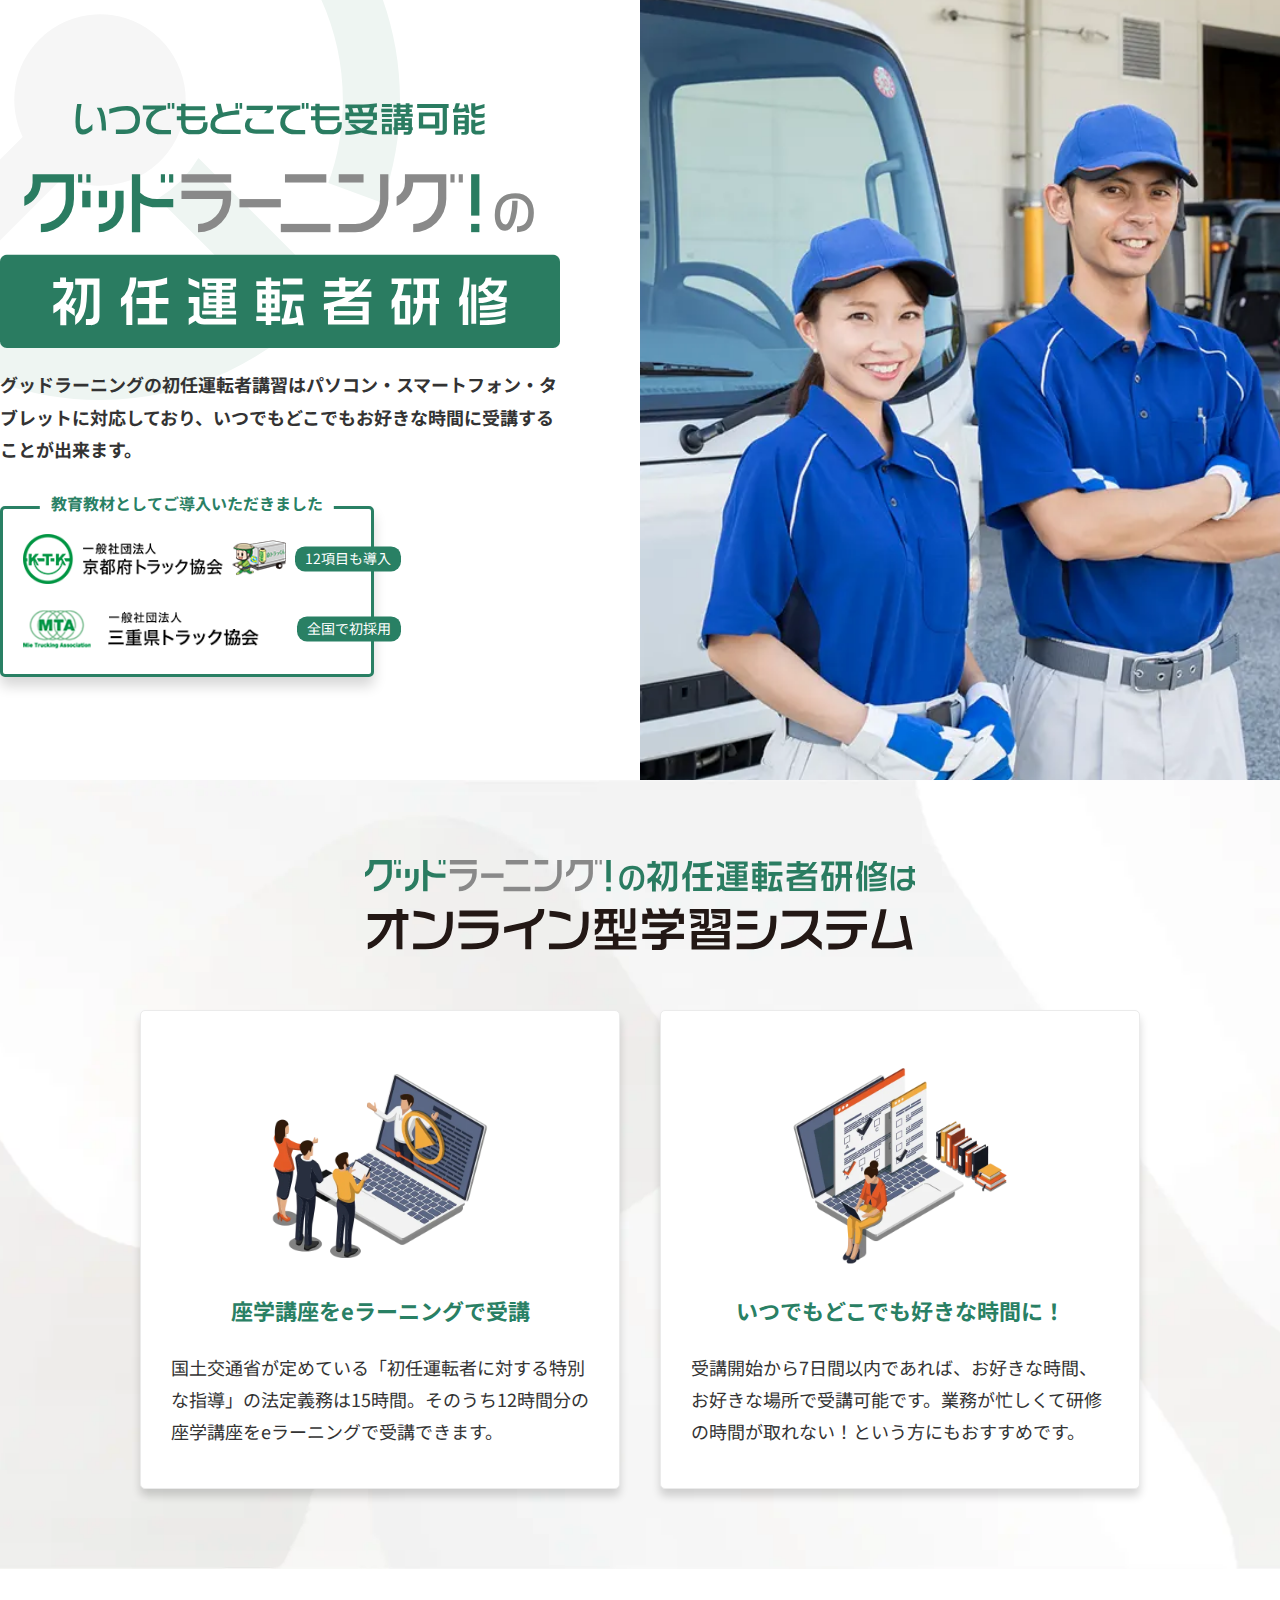
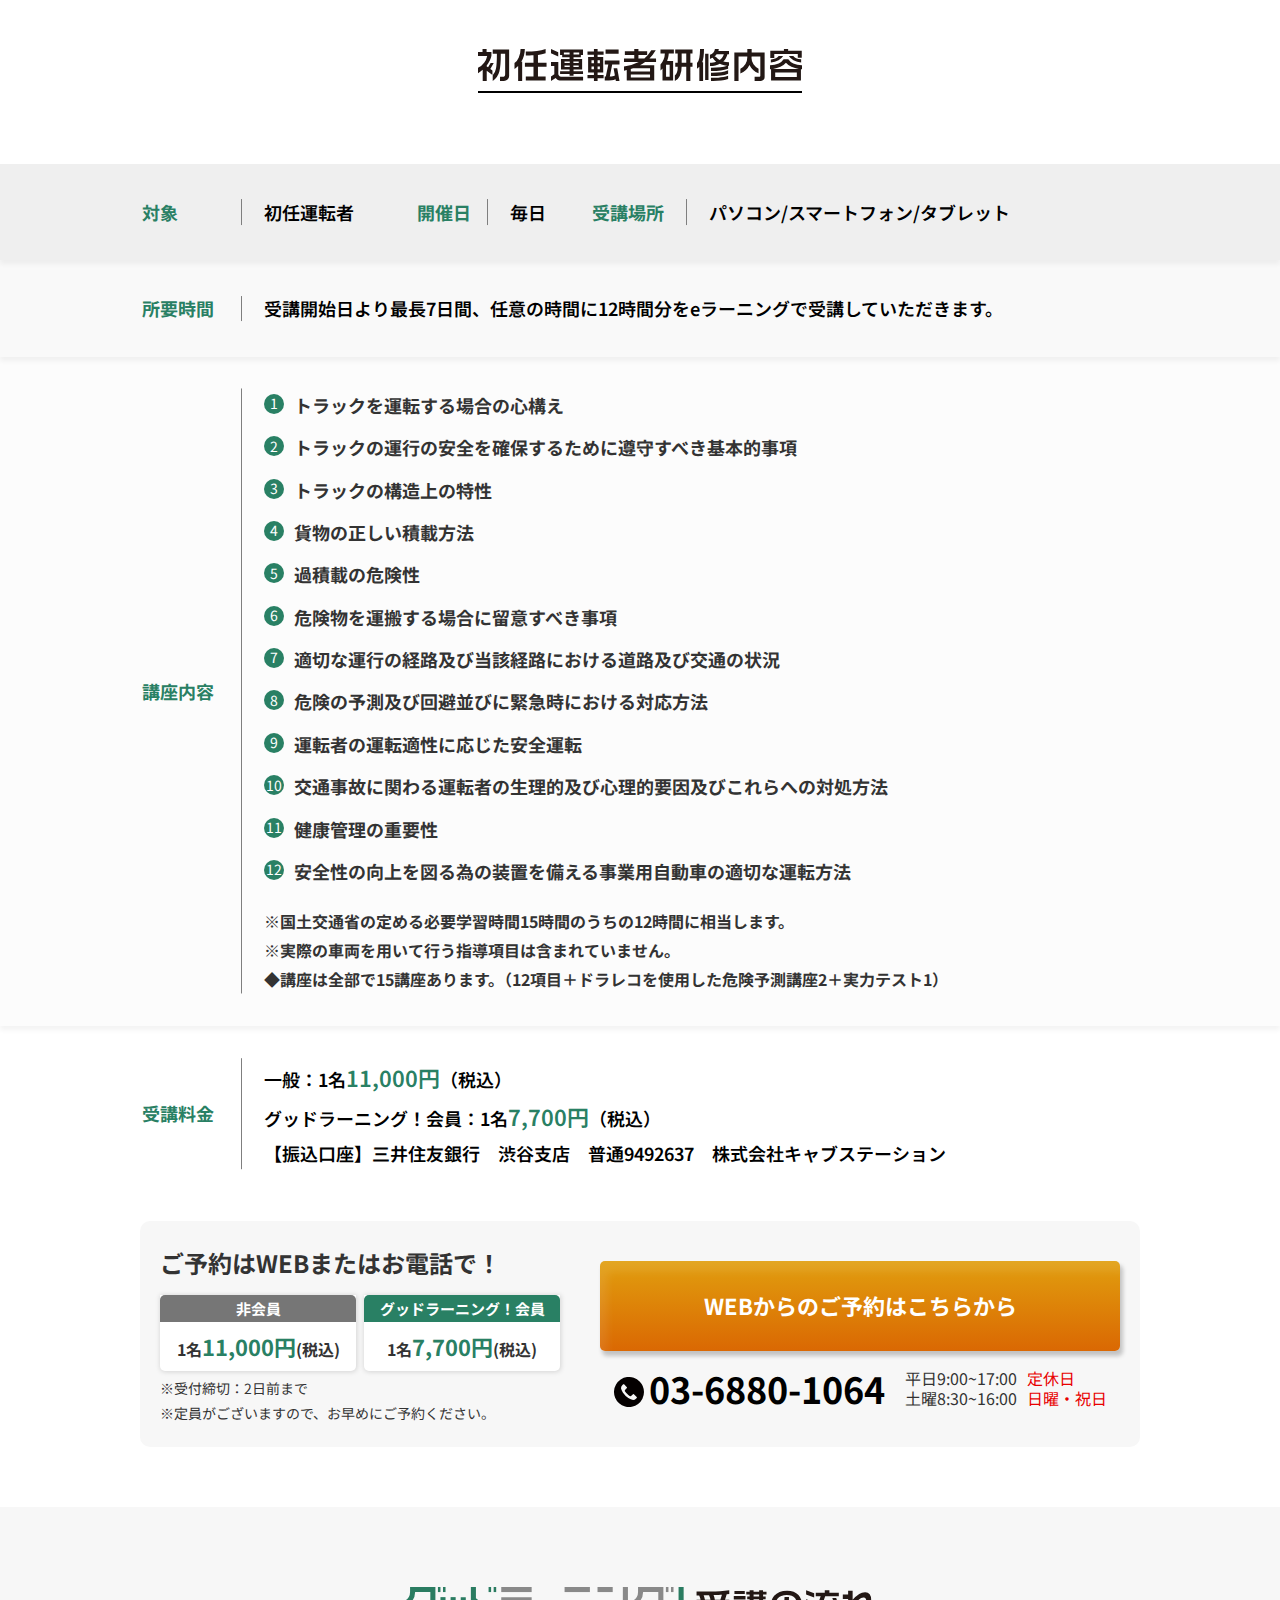
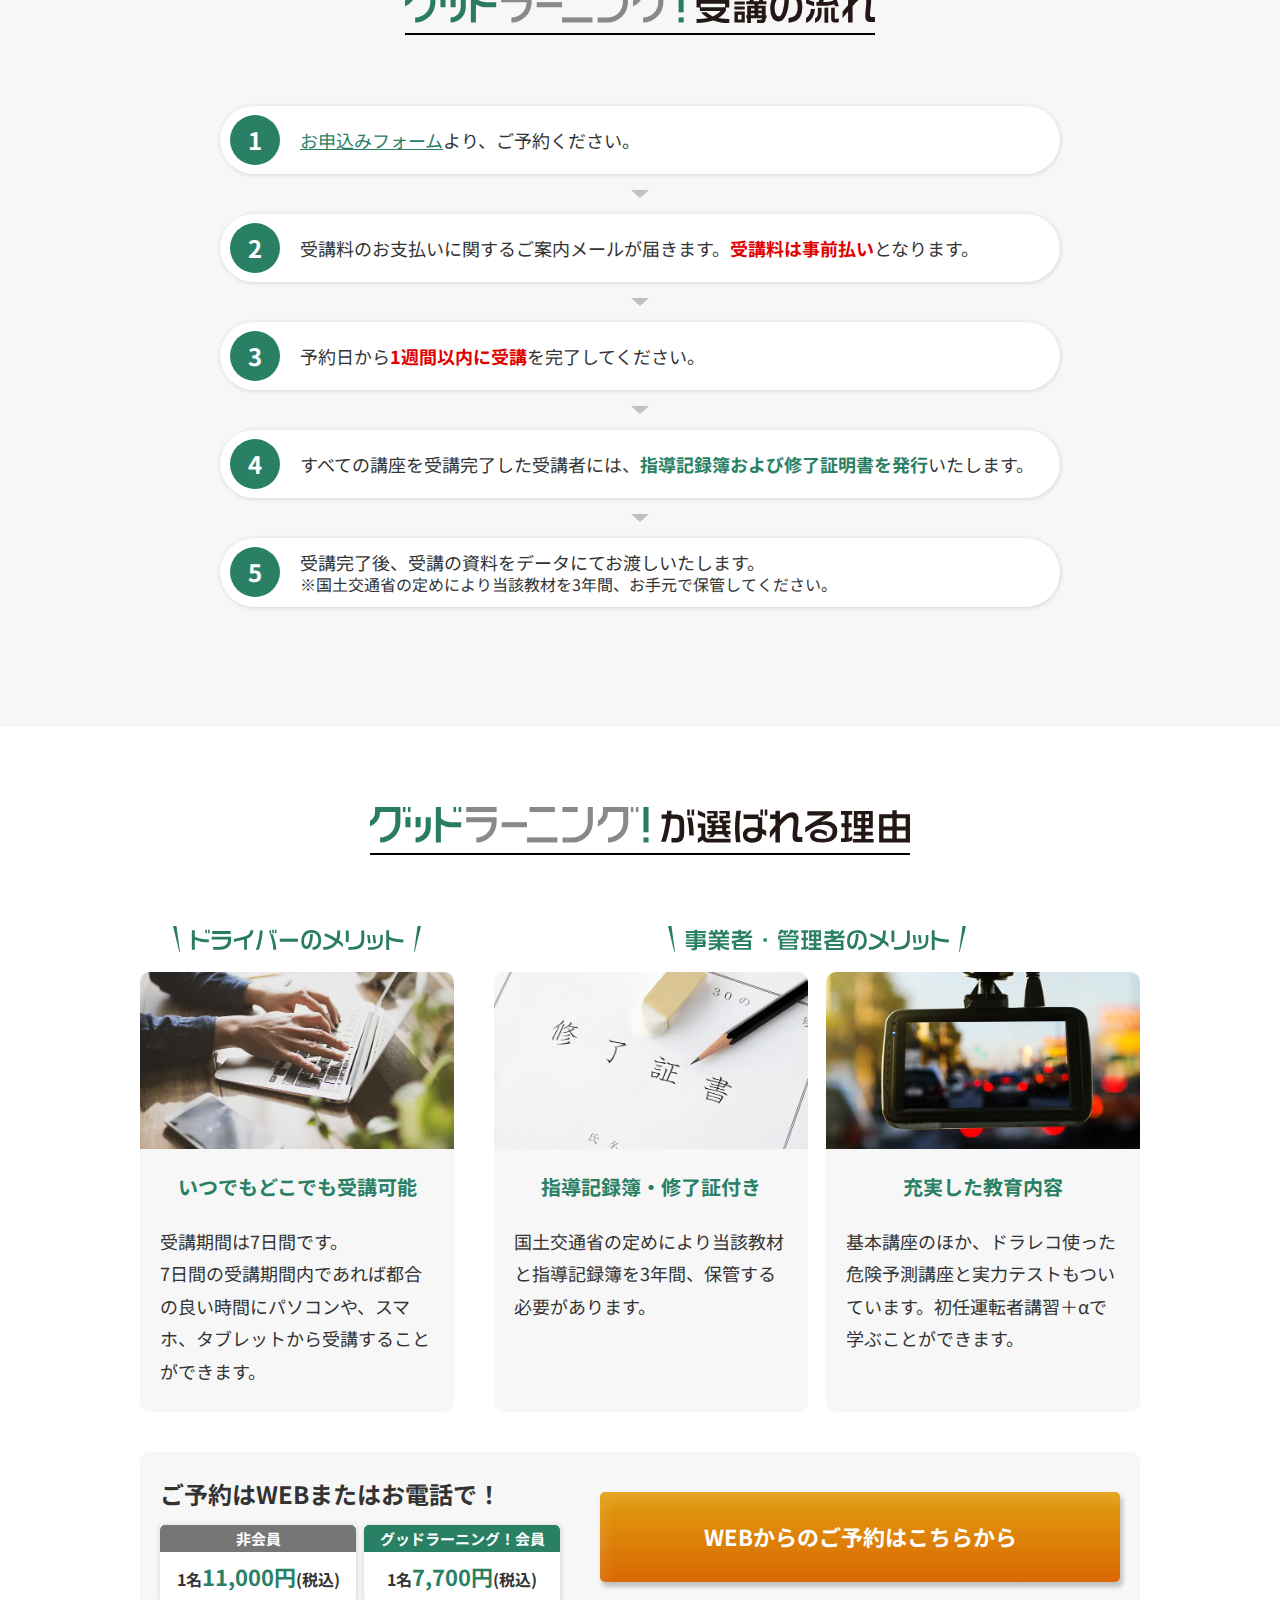
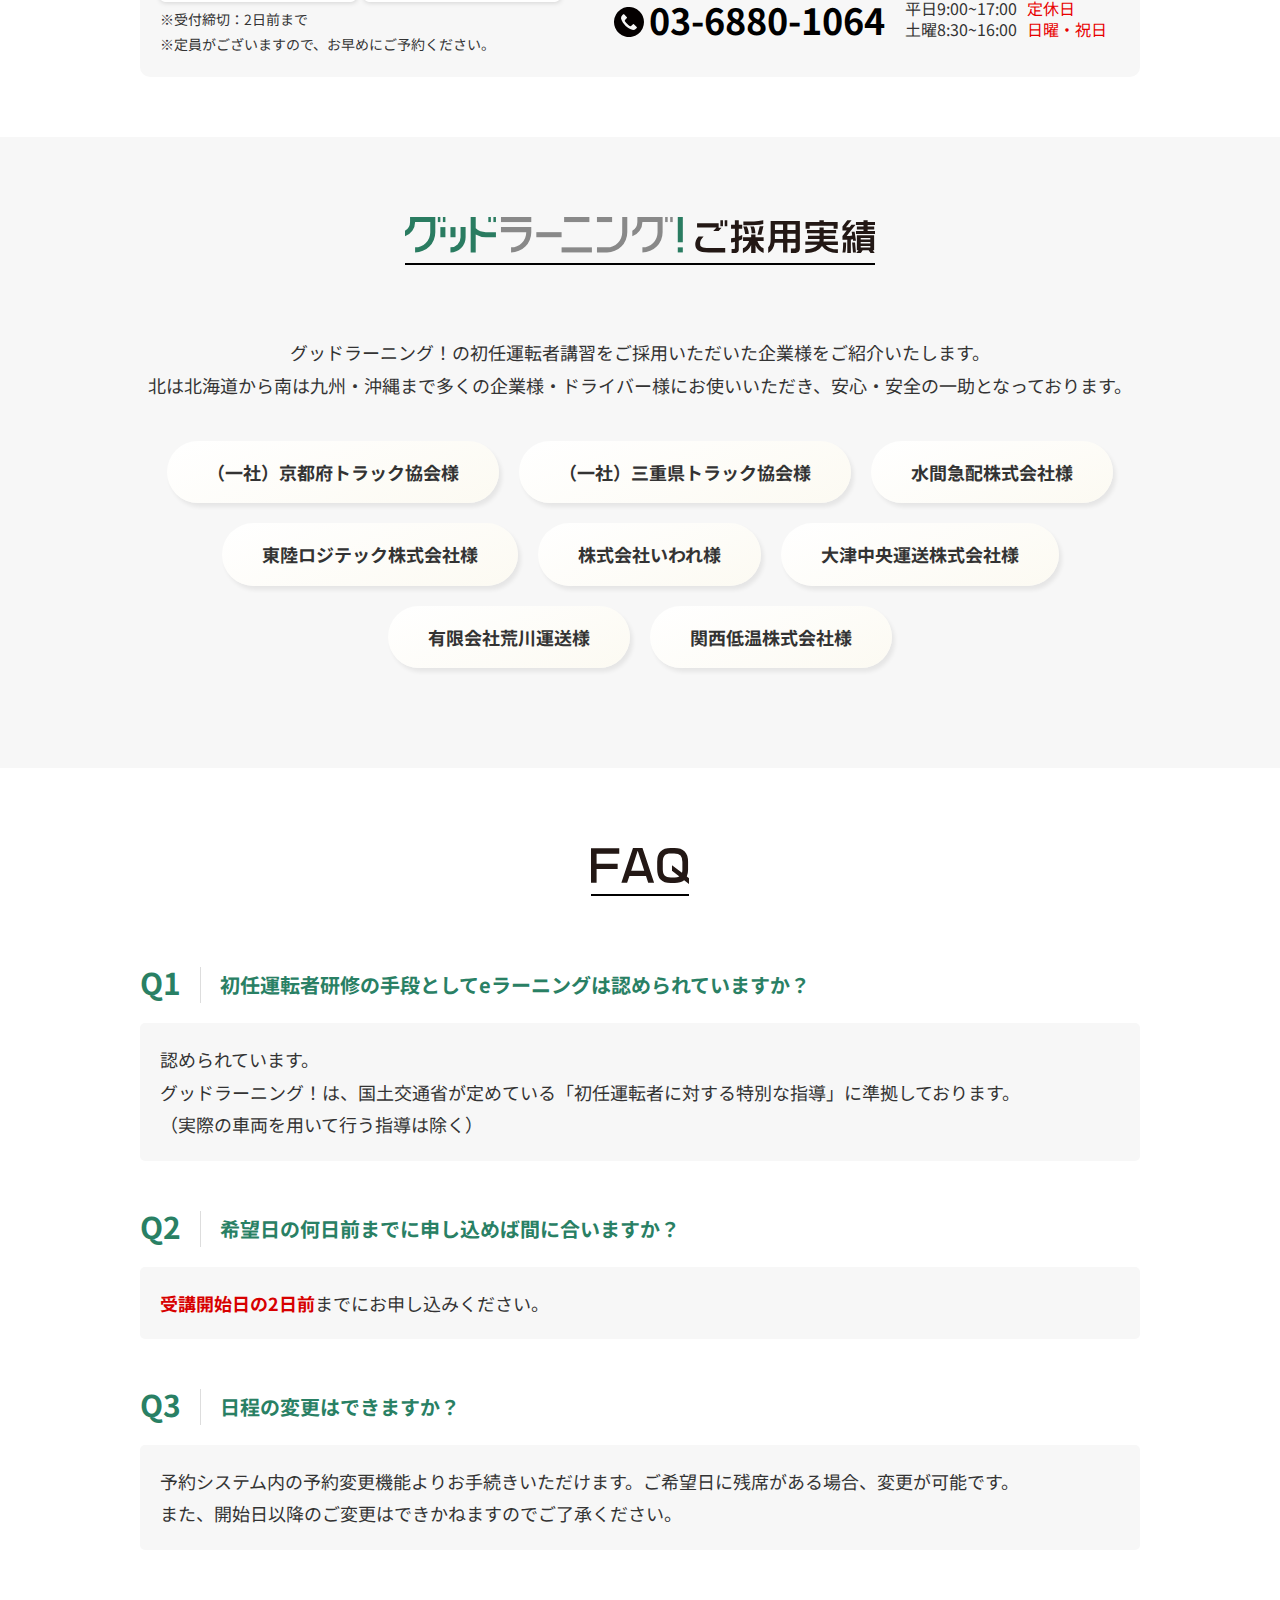
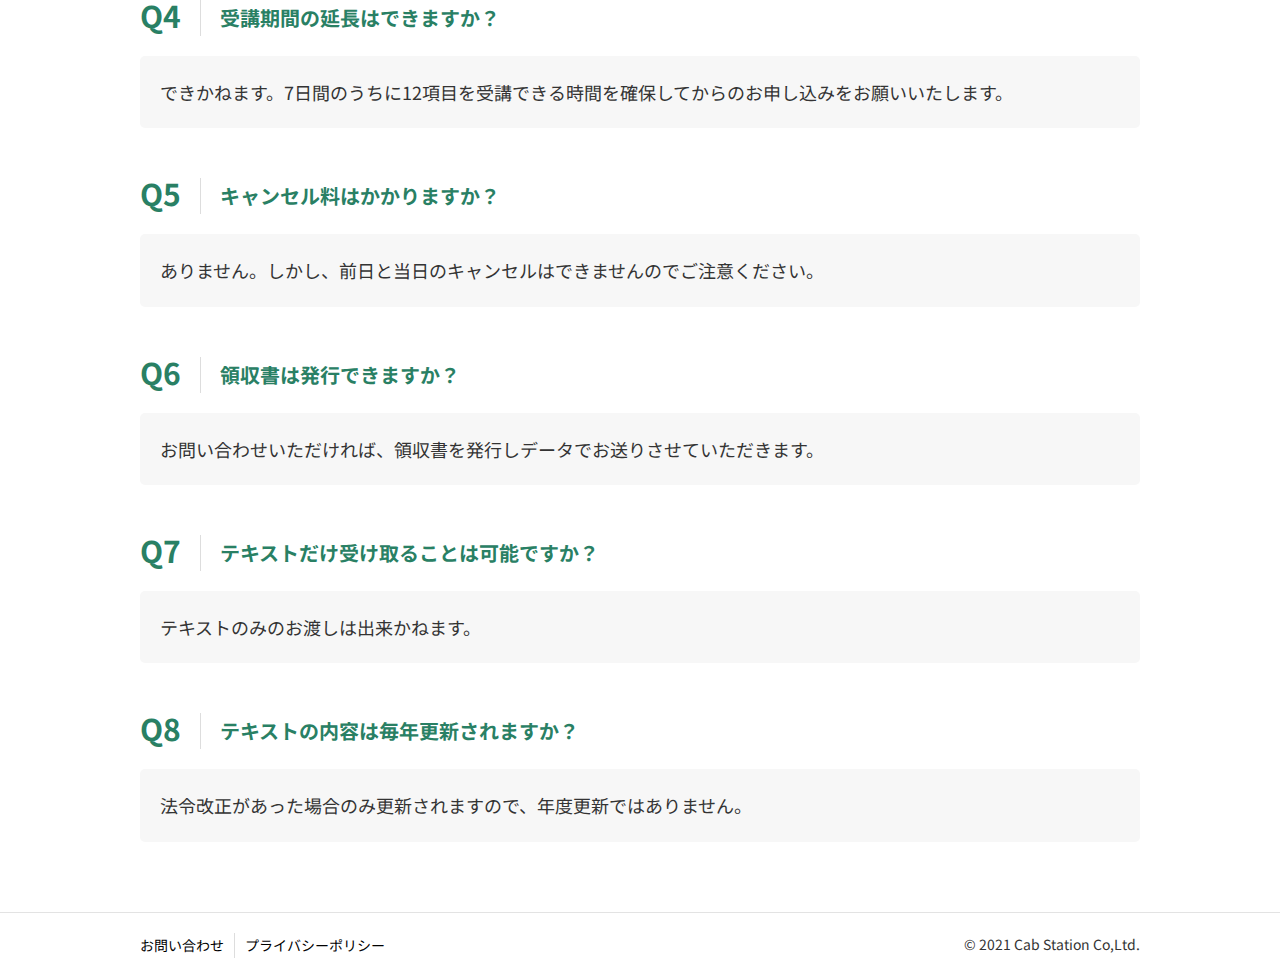
<file: lp/index.html>
<!DOCTYPE html>
<html lang="ja">
<head>
<!-- Google Tag Manager -->
<script>(function(w,d,s,l,i){w[l]=w[l]||[];w[l].push({'gtm.start':
new Date().getTime(),event:'gtm.js'});var f=d.getElementsByTagName(s)[0],
j=d.createElement(s),dl=l!='dataLayer'?'&l='+l:'';j.async=true;j.src=
'https://www.googletagmanager.com/gtm.js?id='+i+dl;f.parentNode.insertBefore(j,f);
})(window,document,'script','dataLayer','GTM-WHJMK5S');</script>
<!-- End Google Tag Manager -->
<meta charset="utf-8">
<meta name="viewport" content="width=device-width, initial-scale=1">
<title>初任運転者研修はグッドラーニングならいつでもどこでも受講可能！</title>
<meta name="title" content="初任運転者研修はグッドラーニングならいつでもどこでも受講可能！" />
<meta name="description" content="グッドラーニング！の初任運転者研修はいつでもどこでも好きな時間に受講が可能です！国土交通省が定めている「初任運転者に対する特別な指導」のうち12時間分の座学講座をeラーニングで受講できます。" />
<meta name="keywords" content="初任運転者研修,乗務員,教育,研修,Eラーニング,指導,国交省,トラック" />
<link rel="preconnect" href="https://fonts.gstatic.com">
<link href="https://fonts.googleapis.com/css2?family=Noto+Sans+JP:wght@400;700&display=swap" rel="stylesheet">
<link href="common/css/default.css" rel="stylesheet" type="text/css" />
<link href="common/css/layout.css" rel="stylesheet" type="text/css" />
</head>

<body>
<!-- Google Tag Manager (noscript) -->
<noscript><iframe src="https://www.googletagmanager.com/ns.html?id=GTM-WHJMK5S"
height="0" width="0" style="display:none;visibility:hidden"></iframe></noscript>
<!-- End Google Tag Manager (noscript) -->
<div id="wrapper"> 
  <main>
    <div id="mainImg">
		<div id="mainTxt">
		<h1><img src="common/img/main_tit.svg" alt="いつでもどこでも受講可能 グッドラーニングの初任運転者研修" width="465" height="203"></h1>
		  <p>グッドラーニングの初任運転者講習はパソコン・スマートフォン・タブレットに対応しており、いつでもどこでもお好きな時間に受講することが出来ます。</p>
			<div id="corpLogo">
				<ul>
				<li><img src="common/img/logo_kyoto.png" width="294" height="56" alt="一般社団法人 京都府トラック協会"/><span>12項目も導入</span></li>
				<li><img src="common/img/logo_mie.png" width="264" height="44" alt="一般社団法人 三重県トラック協会"/><span>全国で初採用</span></li>
				</ul>
			</div>
		</div>
	  <div id="mainPh"><img src="common/img/mainimg.webp" alt="トラック運転者" width="682" height="768"></div>
    </div>
	  
	 <div id="about">
	  <h2><img src="common/img/tit01.svg" width="556" height="93" alt="グッドラーニング！の初任運転者研修はオンライン型学習システム"></h2>
		 <ul>
		 <li>
		   <div class="ph"><img src="common/img/illust01.webp" alt="オンライン学習" width="230" height="230"></div>
			 <h3>座学講座をeラーニングで受講</h3>
			 <p>国土交通省が定めている「初任運転者に対する特別な指導」の法定義務は15時間。そのうち12時間分の座学講座をeラーニングで受講できます。
			 </p></li>
		 <li>
		   <div class="ph"><img src="common/img/illust02.webp" alt="オンライン学習" width="230" height="230"></div>
			 <h3>いつでもどこでも好きな時間に！</h3>
			 <p>受講開始から7日間以内であれば、お好きな時間、お好きな場所で受講可能です。業務が忙しくて研修の時間が取れない！という方にもおすすめです。
			 </p></li></ul>
	  </div>
	  
	  <div id="info">
	  <h2><span><img src="common/img/tit02.svg" alt="初任運転者研修" width="302" height="30"></span></h2>
		  <div class="tableBox"><table>
			  <tr>
			  <th>対象</th>
			  <td>初任運転者</td>
			  <th>開催日</th>
			  <td>毎日</td>
			  <th>受講場所</th>
			  <td>パソコン/スマートフォン/タブレット</td></tr></table></div>
		  <div class="tableBox"><table>
			  <tr>
			  <th>所要時間</th>
			  <td>受講開始日より最長7日間、任意の時間に12時間分をeラーニングで受講していただきます。</td></tr></table></div>
		  <div class="tableBox"><table>
			  <tr>
			  <th>講座内容</th>
			  <td><ul>
				  <li>トラックを運転する場合の心構え</li>
<li>トラックの運行の安全を確保するために遵守すべき基本的事項</li>
<li>トラックの構造上の特性</li>
<li>貨物の正しい積載方法</li>
<li>過積載の危険性</li>
<li>危険物を運搬する場合に留意すべき事項</li>
<li>適切な運行の経路及び当該経路における道路及び交通の状況</li>
<li>危険の予測及び回避並びに緊急時における対応方法</li>
<li>運転者の運転適性に応じた安全運転</li>
<li>交通事故に関わる運転者の生理的及び心理的要因及びこれらへの対処方法</li>
<li>健康管理の重要性</li>
<li>安全性の向上を図る為の装置を備える事業用自動車の適切な運転方法</li></ul>
				  <p>※国土交通省の定める必要学習時間15時間のうちの12時間に相当します。<br>
※実際の車両を用いて行う指導項目は含まれていません。<br>
◆講座は全部で15講座あります。（12項目＋ドラレコを使用した危険予測講座2＋実力テスト1）</p></td></tr></table></div>
		  <div class="tableBox"><table>
			  <tr>
			  <th>受講料金</th>
			  <td>一般：1名<span>11,000円</span>（税込）<br>
グッドラーニング！会員：1名<span>7,700円</span>（税込）<br>
【振込口座】三井住友銀行　渋谷支店　普通9492637　株式会社キャブステーション</td></tr></table></div>
		  
	  </div>
	  <div class="reserveBox">
			  <div class="lBox">
		  <h4>ご予約はWEBまたはお電話で！</h4>
			  <ul class="price">
			  <li><h5>非会員</h5>
				  <p>1名<span>11,000円</span>(税込)</p></li>
			  <li><h5>グッドラーニング！会員</h5>
				  <p>1名<span>7,700円</span>(税込)</p></li></ul>
			  <p>※受付締切：2日前まで<br>
※定員がございますので、お早めにご予約ください。</p></div>
			  <div class="rBox">
				  <p class="btn">
			  <a href="#" class="js-modal-open" data-target="mdReserve">WEBからのご予約はこちらから</a></p>
				  <p class="tel">
				  <a href="tel:0368801064">03-6880-1064</a>
					  <span>平日9:00~17:00<br>
土曜8:30~16:00</span>
					  <span>定休日<br>
日曜・祝日</span>
				  </p>
			  </div>
		  </div>
	  <div id="flow">
	  <h2><span><img src="common/img/tit03.svg" width="439" height="35" alt="グッドラーニング！受講の流れ"></span></h2>
		  <ol>
		  <li><a href="#" class="js-modal-open" data-target="mdReserve">お申込みフォーム</a>より、ご予約ください。</li>
		  <li>受講料のお支払いに関するご案内メールが届きます。<span class="red">受講料は事前払い</span>となります。</li>
		  <li>予約日から<span class="red">1週間以内に受講</span>を完了してください。</li>
		  <li>すべての講座を受講完了した受講者には、<span class="green">指導記録簿および修了証明書を発行</span>いたします。</li>
		  <li>受講完了後、受講の資料をデータにてお渡しいたします。
<span class="cap">※国土交通省の定めにより当該教材を3年間、お手元で保管してください。</span></li></ol>
	  </div>
	  <div id="reason">
	  <h2><span><img src="common/img/tit04.svg" width="439" height="35" alt="グッドラーニング！が選ばれる理由"></span></h2>
	  <div class="reasonBox">
		  <div class="driver">
		  <h3><img src="common/img/subtit01.svg" alt="ドライバーのメリット"></h3>
			  <div class="box">
			  <div class="ph"><img src="common/img/ph01.webp" alt="オンライン学習" width="310" height="175"></div>
				  <h4>いつでもどこでも受講可能</h4>
				  <p>受講期間は7日間です。<br>
7日間の受講期間内であれば都合の良い時間にパソコンや、スマホ、タブレットから受講することができます。</p>
			  </div>
		  </div>
		  <div class="manager">
		  <h3><img src="common/img/subtit02.svg" alt="事業者・管理者のメリット"></h3>
			  <div class="box">
			  <div class="ph"><img src="common/img/ph02.webp" alt="修了証" width="310" height="175"></div>
				  <h4>指導記録簿・修了証付き</h4>
				  <p>国土交通省の定めにより当該教材と指導記録簿を3年間、保管する必要があります。</p>
			  </div>
			  <div class="box">
			  <div class="ph"><img src="common/img/ph03.webp" alt="ドライブレコーダー" width="310" height="175"></div>
				  <h4>充実した教育内容</h4>
				  <p>基本講座のほか、ドラレコ使った危険予測講座と実力テストもついています。初任運転者講習＋αで学ぶことができます。</p>
			  </div>
		  </div>
		  </div>
	  </div>
	  <div class="reserveBox">
			  <div class="lBox">
		  <h4>ご予約はWEBまたはお電話で！</h4>
			  <ul class="price">
			  <li><h5>非会員</h5>
				  <p>1名<span>11,000円</span>(税込)</p></li>
			  <li><h5>グッドラーニング！会員</h5>
				  <p>1名<span>7,700円</span>(税込)</p></li></ul>
			  <p>※受付締切：2日前まで<br>
※定員がございますので、お早めにご予約ください。</p></div>
			  <div class="rBox">
				  <p class="btn">
			  <a href="#" class="js-modal-open" data-target="mdReserve">WEBからのご予約はこちらから</a></p>
				  <p class="tel">
				  <a href="tel:0368801064">03-6880-1064</a>
					  <span>平日9:00~17:00<br>
土曜8:30~16:00</span>
					  <span>定休日<br>
日曜・祝日</span>
				  </p>
			  </div>
		  </div>
	  <div id="achieve">
	  <h2><span><img src="common/img/tit05.svg" width="439" height="35" alt="グッドラーニング！ご採用実績"></span></h2>
		  <div class="inner">
		  
	  <p>グッドラーニング！の初任運転者講習をご採用いただいた企業様をご紹介いたします。<br>
北は北海道から南は九州・沖縄まで多くの企業様・ドライバー様にお使いいただき、安心・安全の一助となっております。</p>
			  <ul>
			  <li>（一社）京都府トラック協会様</li>
			  <li>（一社）三重県トラック協会様</li>
			  <li>水間急配株式会社様</li>
			  <li>東陸ロジテック株式会社様</li>
			  <li>株式会社いわれ様</li>
			  <li>大津中央運送株式会社様</li>
			  <li>有限会社荒川運送様</li>
			  <li>関西低温株式会社様</li>
			  </ul>
		  </div>
	  </div>
	  <div id="faq">
	  <h2><span><img src="common/img/tit06.svg" width="439" height="35" alt="FAQ"></span></h2>
	  <dl>
		  <dt>初任運転者研修の手段としてeラーニングは認められていますか？</dt>
		  <dd>認められています。<br>
グッドラーニング！は、国土交通省が定めている「初任運転者に対する特別な指導」に準拠しております。<br>
（実際の車両を用いて行う指導は除く）</dd>
		  
		  <dt>希望日の何日前までに申し込めば間に合いますか？</dt>
		  <dd><span>受講開始日の2日前</span>までにお申し込みください。</dd>
		  
		  <dt>日程の変更はできますか？</dt>
		  <dd>予約システム内の予約変更機能よりお手続きいただけます。ご希望日に残席がある場合、変更が可能です。<br>
また、開始日以降のご変更はできかねますのでご了承ください。</dd>
		  
		  <dt>受講期間の延長はできますか？</dt>
		  <dd>できかねます。7日間のうちに12項目を受講できる時間を確保してからのお申し込みをお願いいたします。</dd>
		  
		  <dt>キャンセル料はかかりますか？</dt>
		  <dd>ありません。しかし、前日と当日のキャンセルはできませんのでご注意ください。</dd>
		  
		  <dt>領収書は発行できますか？</dt>
		  <dd>お問い合わせいただければ、領収書を発行しデータでお送りさせていただきます。</dd>
		  
		  <dt>テキストだけ受け取ることは可能ですか？</dt>
		  <dd>テキストのみのお渡しは出来かねます。</dd>
		  
		  <dt>テキストの内容は毎年更新されますか？</dt>
		  <dd>法令改正があった場合のみ更新されますので、年度更新ではありません。</dd></dl>
	  </div>
  </main>
	<footer>
		<div id="footIn">
			<ul>
			<li><a href="https://cab-station.com/contact.html" target="_blank">お問い合わせ</a></li>
			<li><a href="https://cab-station.com/privacy.html" target="_blank">プライバシーポリシー</a></li></ul>
		<p>© 2021 Cab Station Co,Ltd.</p>
		</div>
	</footer>
</div>
<div id="mdReserve" class="modal js-modal">
  <div class="modal__bg js-modal-close"></div>
  <div class="modal__content">
	  <ul>
	  <li><h2>非会員の方</h2>
		  <p>1名<span>11,000</span>円(税込)</p>
		  <a href="https://coubic.com/good-learning/644391/express" target="_blank">ご予約はこちらから</a></li>
	  <li><h2>グッドラーニング！会員の方</h2>
		  <p>1名<span>7,700</span>円(税込)</p>
		  <a href="https://coubic.com/good-learning/908288/express" target="_blank">ご予約はこちらから</a></li></ul>
  </div>
</div>
<script src="https://code.jquery.com/jquery-3.6.0.min.js" integrity="sha256-/xUj+3OJU5yExlq6GSYGSHk7tPXikynS7ogEvDej/m4=" crossorigin="anonymous"></script>
<script src="common/js/common.js"></script> 
</body>
</html>
</file>
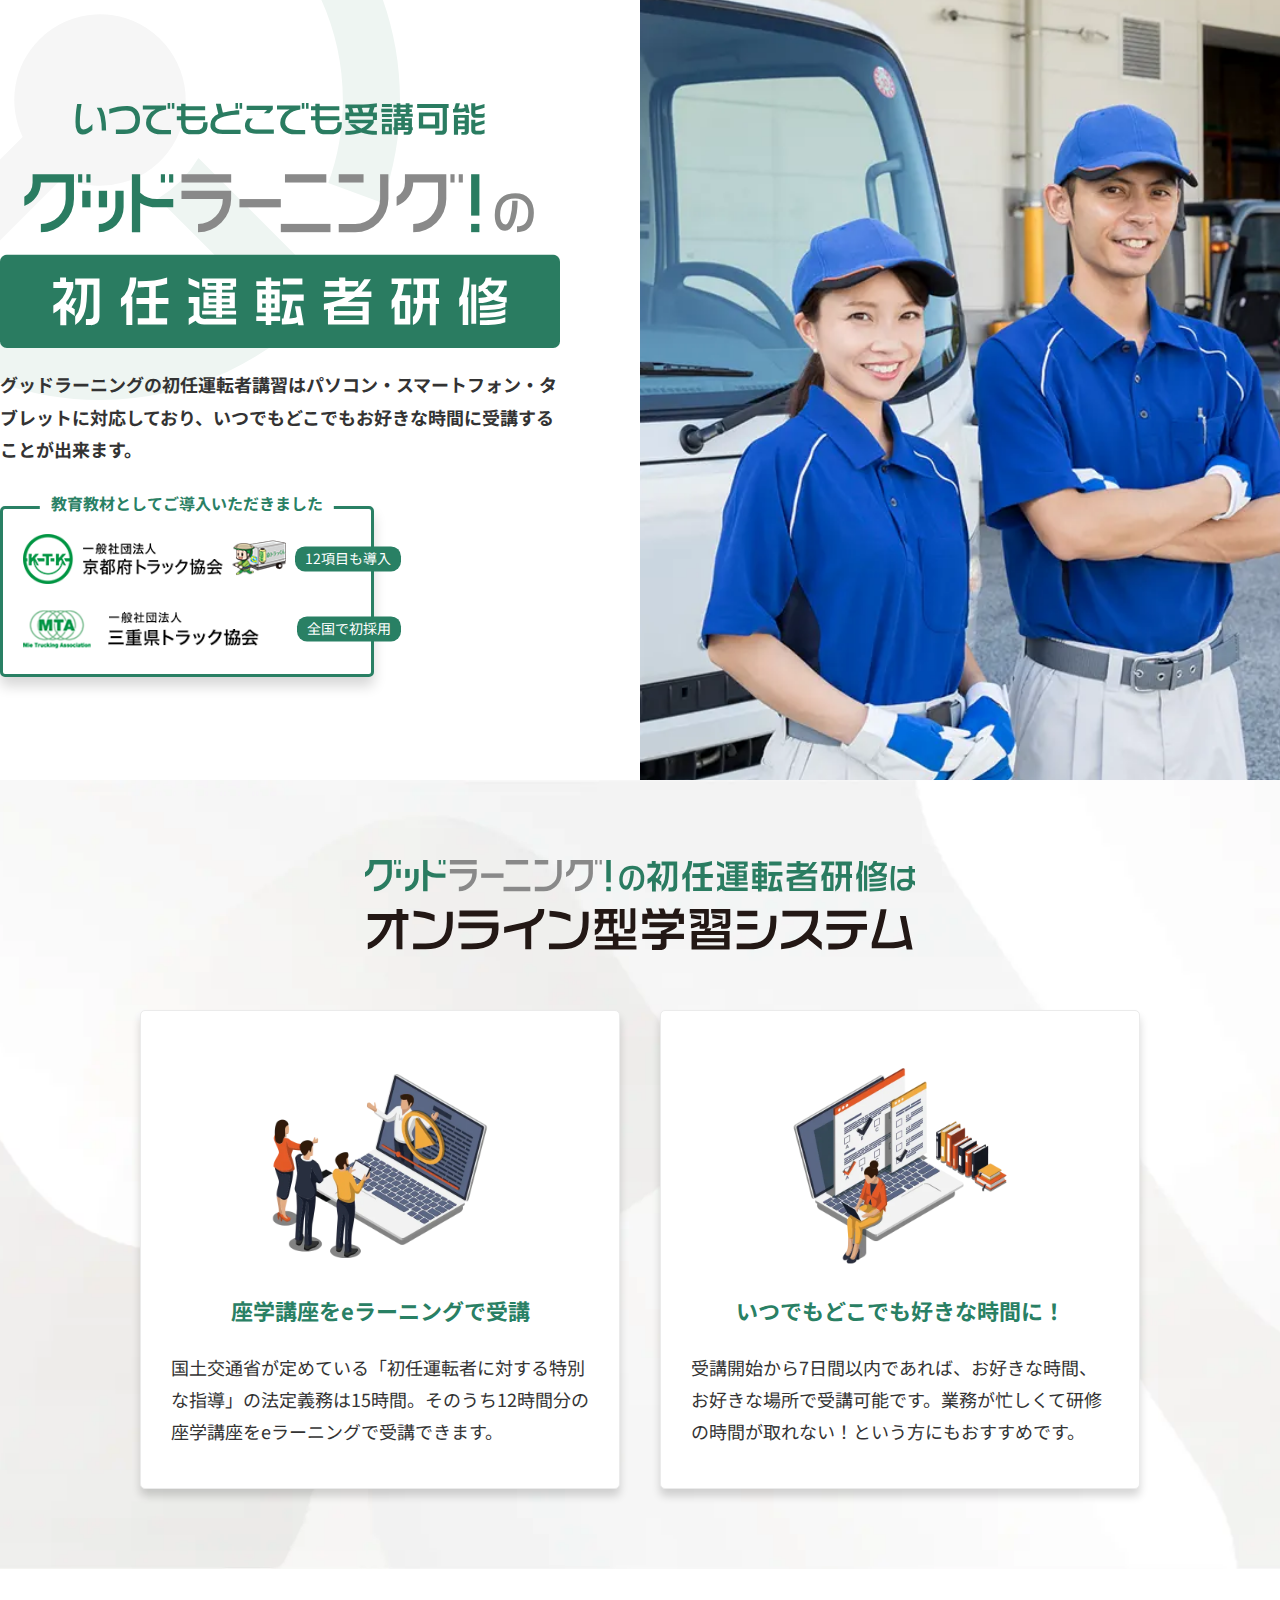
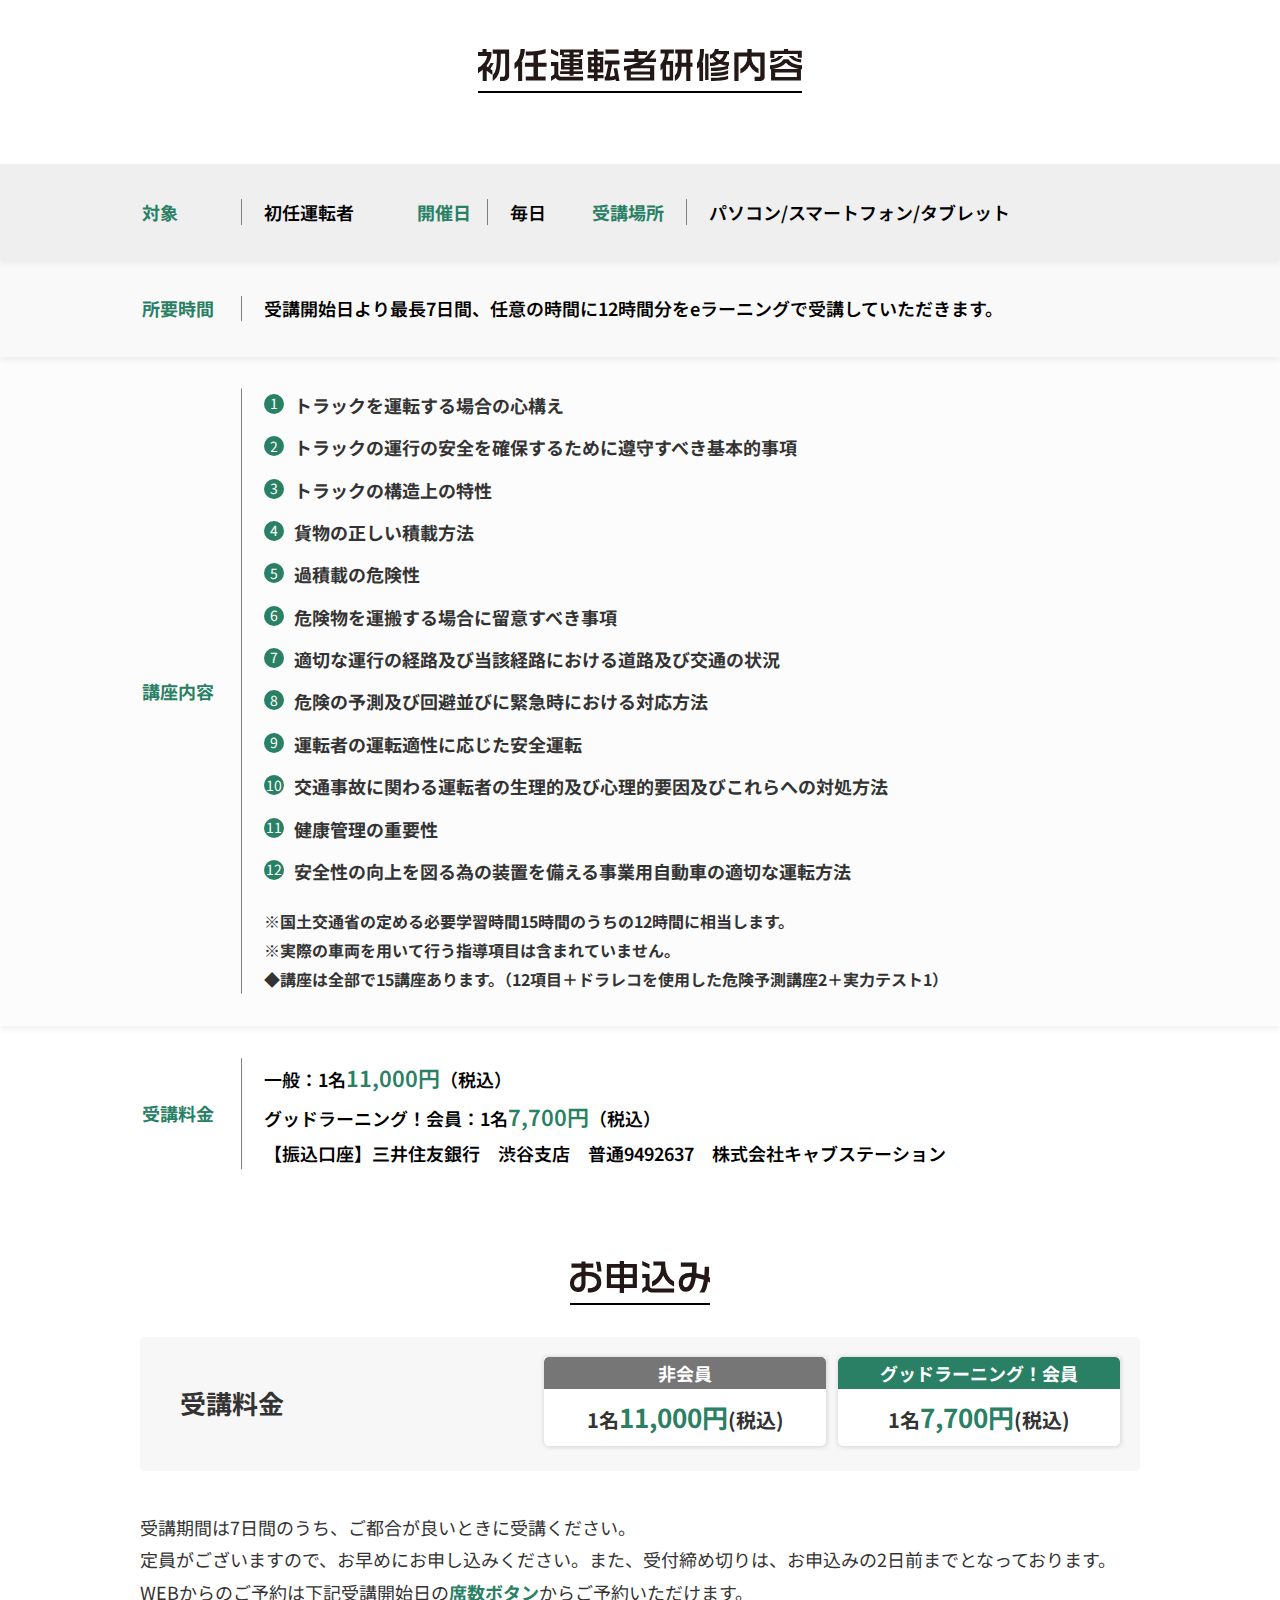
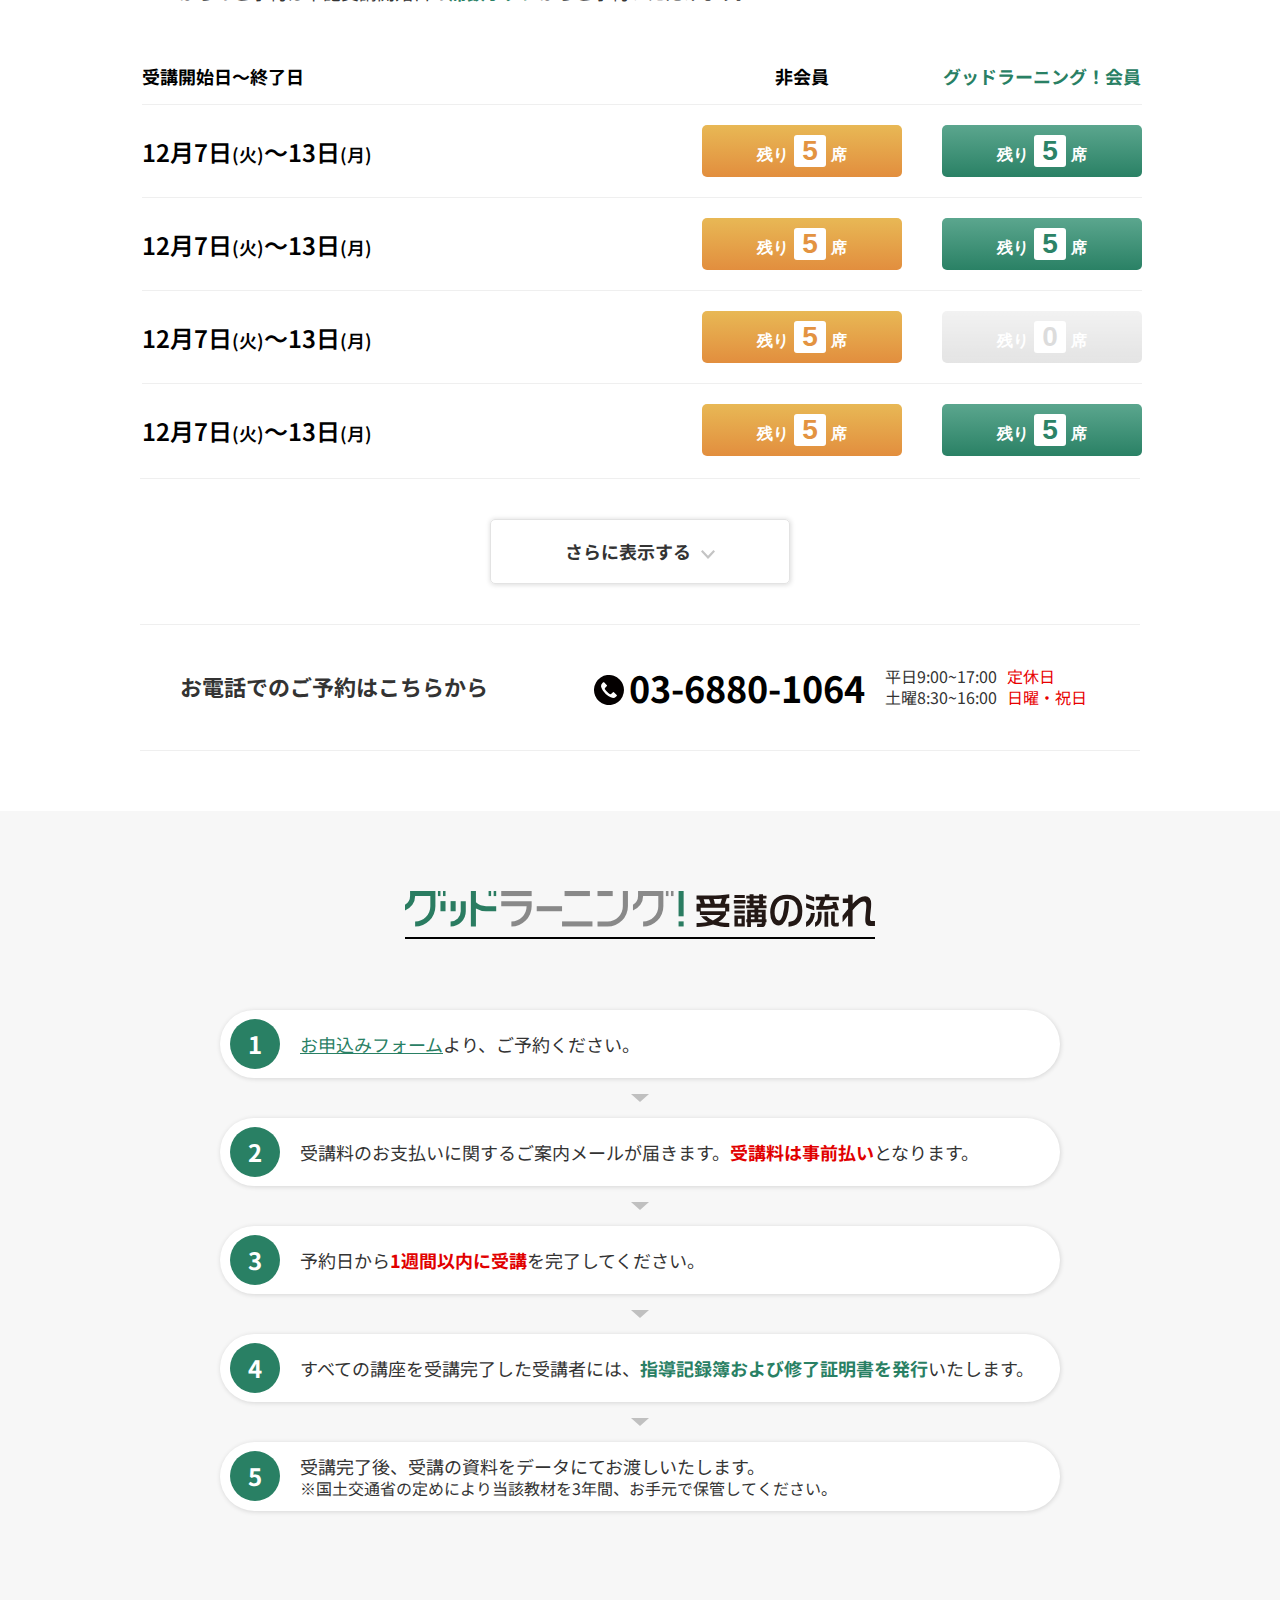
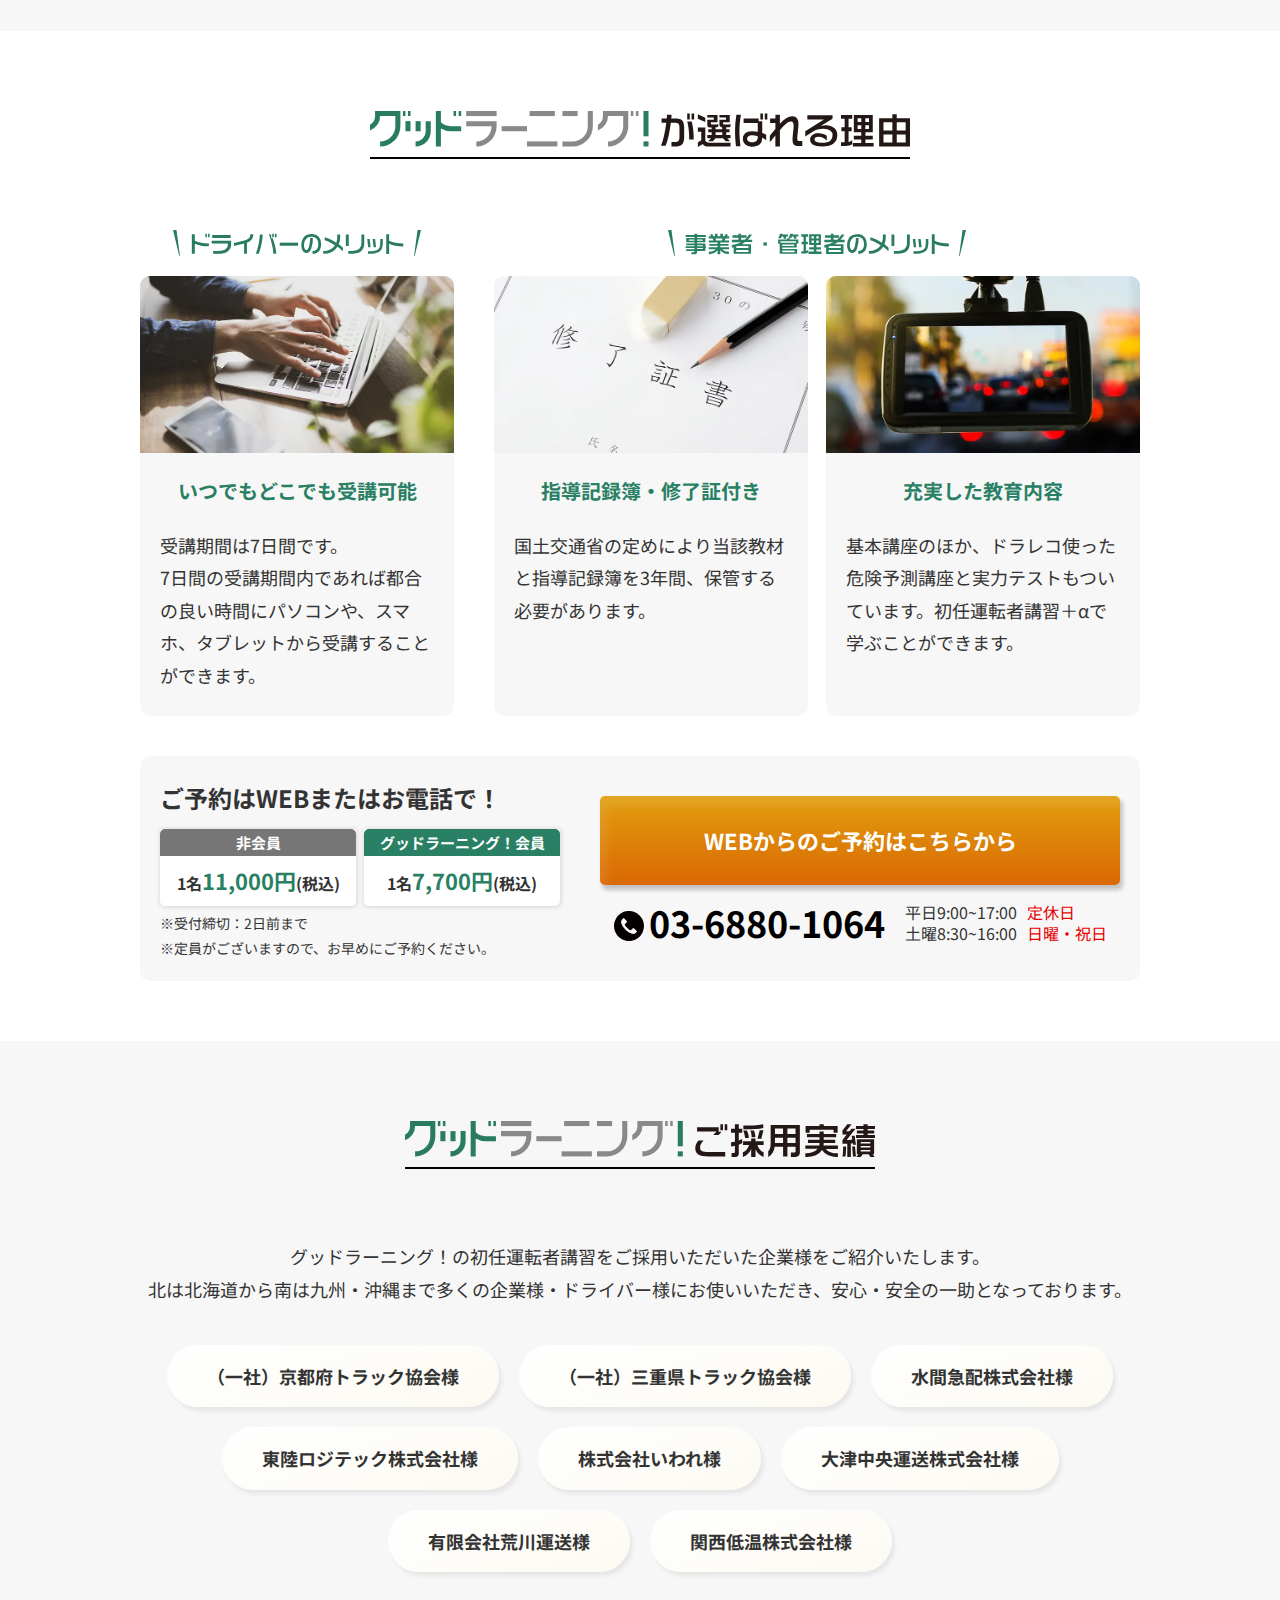
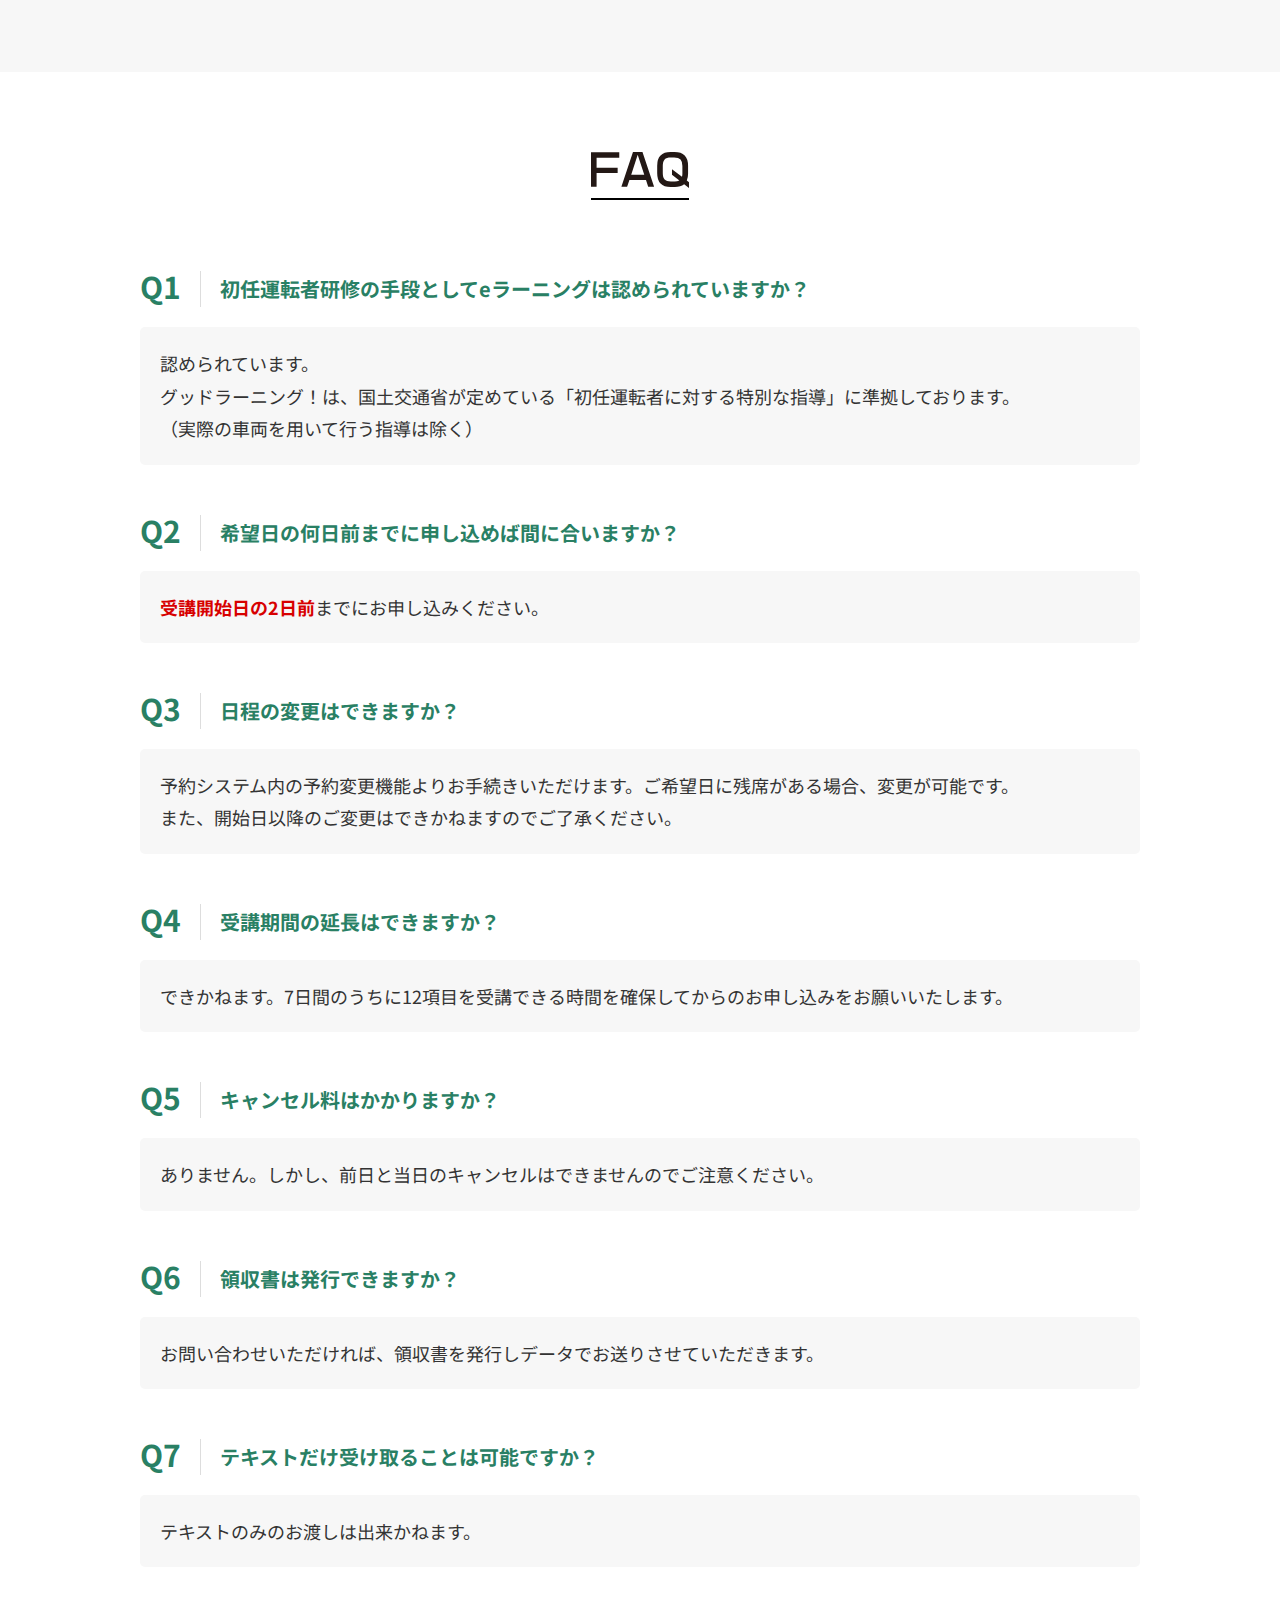
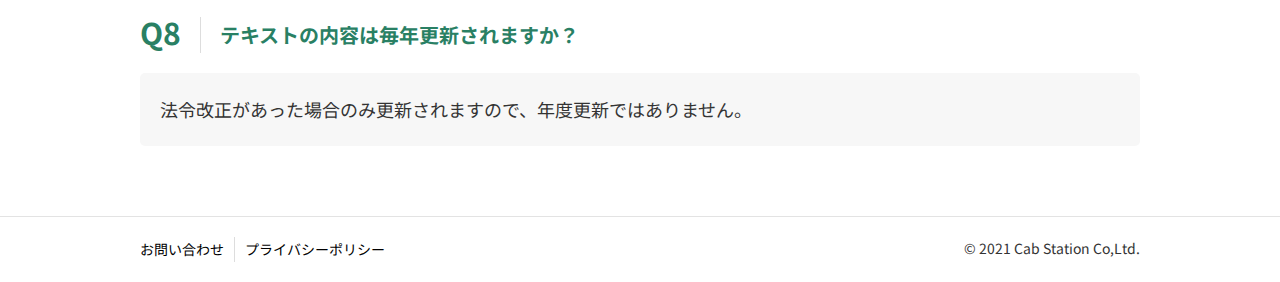
<file: lp/index02.html>
<!DOCTYPE html>
<html lang="ja">
<head>
<!-- Google Tag Manager -->
<script>(function(w,d,s,l,i){w[l]=w[l]||[];w[l].push({'gtm.start':
new Date().getTime(),event:'gtm.js'});var f=d.getElementsByTagName(s)[0],
j=d.createElement(s),dl=l!='dataLayer'?'&l='+l:'';j.async=true;j.src=
'https://www.googletagmanager.com/gtm.js?id='+i+dl;f.parentNode.insertBefore(j,f);
})(window,document,'script','dataLayer','GTM-WHJMK5S');</script>
<!-- End Google Tag Manager -->
<meta charset="utf-8">
<meta name="viewport" content="width=device-width, initial-scale=1">
<title>初任運転者研修はグッドラーニングならいつでもどこでも受講可能！</title>
<meta name="title" content="初任運転者研修はグッドラーニングならいつでもどこでも受講可能！" />
<meta name="description" content="グッドラーニング！の初任運転者研修はいつでもどこでも好きな時間に受講が可能です！国土交通省が定めている「初任運転者に対する特別な指導」のうち12時間分の座学講座をeラーニングで受講できます。" />
<meta name="keywords" content="初任運転者研修,乗務員,教育,研修,Eラーニング,指導,国交省,トラック" />
<link rel="preconnect" href="https://fonts.gstatic.com">
<link href="https://fonts.googleapis.com/css2?family=Noto+Sans+JP:wght@400;700&display=swap" rel="stylesheet">
<link href="common/css/default.css" rel="stylesheet" type="text/css" />
<link href="common/css/layout.css" rel="stylesheet" type="text/css" />
</head>

<body>
<!-- Google Tag Manager (noscript) -->
<noscript><iframe src="https://www.googletagmanager.com/ns.html?id=GTM-WHJMK5S"
height="0" width="0" style="display:none;visibility:hidden"></iframe></noscript>
<!-- End Google Tag Manager (noscript) -->
<div id="wrapper"> 
  <main>
    <div id="mainImg">
		<div id="mainTxt">
		<h1><img src="common/img/main_tit.svg" alt="いつでもどこでも受講可能 グッドラーニングの初任運転者研修" width="465" height="203"></h1>
		  <p>グッドラーニングの初任運転者講習はパソコン・スマートフォン・タブレットに対応しており、いつでもどこでもお好きな時間に受講することが出来ます。</p>
			<div id="corpLogo">
				<ul>
				<li><img src="common/img/logo_kyoto.png" width="294" height="56" alt="一般社団法人 京都府トラック協会"/><span>12項目も導入</span></li>
				<li><img src="common/img/logo_mie.png" width="264" height="44" alt="一般社団法人 三重県トラック協会"/><span>全国で初採用</span></li>
				</ul>
			</div>
		</div>
	  <div id="mainPh"><img src="common/img/mainimg.webp" alt="トラック運転者" width="682" height="768"></div>
    </div>
	  
	 <div id="about">
	  <h2><img src="common/img/tit01.svg" width="556" height="93" alt="グッドラーニング！の初任運転者研修はオンライン型学習システム"></h2>
		 <ul>
		 <li>
		   <div class="ph"><img src="common/img/illust01.webp" alt="オンライン学習" width="230" height="230"></div>
			 <h3>座学講座をeラーニングで受講</h3>
			 <p>国土交通省が定めている「初任運転者に対する特別な指導」の法定義務は15時間。そのうち12時間分の座学講座をeラーニングで受講できます。
			 </p></li>
		 <li>
		   <div class="ph"><img src="common/img/illust02.webp" alt="オンライン学習" width="230" height="230"></div>
			 <h3>いつでもどこでも好きな時間に！</h3>
			 <p>受講開始から7日間以内であれば、お好きな時間、お好きな場所で受講可能です。業務が忙しくて研修の時間が取れない！という方にもおすすめです。
			 </p></li></ul>
	  </div>
	  
	  <div id="info">
	  <h2><span><img src="common/img/tit02.svg" alt="初任運転者研修" width="302" height="30"></span></h2>
		  <div class="tableBox"><table>
			  <tr>
			  <th>対象</th>
			  <td>初任運転者</td>
			  <th>開催日</th>
			  <td>毎日</td>
			  <th>受講場所</th>
			  <td>パソコン/スマートフォン/タブレット</td></tr></table></div>
		  <div class="tableBox"><table>
			  <tr>
			  <th>所要時間</th>
			  <td>受講開始日より最長7日間、任意の時間に12時間分をeラーニングで受講していただきます。</td></tr></table></div>
		  <div class="tableBox"><table>
			  <tr>
			  <th>講座内容</th>
			  <td><ul>
				  <li>トラックを運転する場合の心構え</li>
<li>トラックの運行の安全を確保するために遵守すべき基本的事項</li>
<li>トラックの構造上の特性</li>
<li>貨物の正しい積載方法</li>
<li>過積載の危険性</li>
<li>危険物を運搬する場合に留意すべき事項</li>
<li>適切な運行の経路及び当該経路における道路及び交通の状況</li>
<li>危険の予測及び回避並びに緊急時における対応方法</li>
<li>運転者の運転適性に応じた安全運転</li>
<li>交通事故に関わる運転者の生理的及び心理的要因及びこれらへの対処方法</li>
<li>健康管理の重要性</li>
<li>安全性の向上を図る為の装置を備える事業用自動車の適切な運転方法</li></ul>
				  <p>※国土交通省の定める必要学習時間15時間のうちの12時間に相当します。<br>
※実際の車両を用いて行う指導項目は含まれていません。<br>
◆講座は全部で15講座あります。（12項目＋ドラレコを使用した危険予測講座2＋実力テスト1）</p></td></tr></table></div>
		  <div class="tableBox"><table>
			  <tr>
			  <th>受講料金</th>
			  <td>一般：1名<span>11,000円</span>（税込）<br>
グッドラーニング！会員：1名<span>7,700円</span>（税込）<br>
【振込口座】三井住友銀行　渋谷支店　普通9492637　株式会社キャブステーション</td></tr></table></div>
		  
	  </div>
	  <div id="application">
	  <h2 class="mt40 mb20"><span><img src="common/img/tit07.svg" alt="お申込み" height="30"></span></h2>
	  <div class="priceBox">
	  <h3>受講料金</h3>
			  <ul class="price">
			  <li><h5>非会員</h5>
				  <p>1名<span>11,000円</span>(税込)</p></li>
			  <li><h5>グッドラーニング！会員</h5>
				  <p>1名<span>7,700円</span>(税込)</p></li></ul>
	  </div>
		  <p class="info">受講期間は7日間のうち、ご都合が良いときに受講ください。<br>
定員がございますので、お早めにお申し込みください。また、受付締め切りは、お申込みの2日前までとなっております。<br>
WEBからのご予約は下記受講開始日の<span>席数ボタン</span>からご予約いただけます。</p>
		  <div id="calendar">
		  <table>
			  <thead>
			  <tr>
				  <th>受講開始日～終了日</th>
				  <th>非会員</th>
				  <th>グッドラーニング！会員</th>
				  </tr></thead>
			  <tbody>
			  <tr>
				  <td>12月7日<span>(火)</span>～13日<span>(月)</span></td>
				  <td><button class="normal">残り<span>5</span>席</button></td>
				  <td><button class="member">残り<span>5</span>席</button></td></tr>
			  <tr>
				  <td>12月7日<span>(火)</span>～13日<span>(月)</span></td>
				  <td><button class="normal">残り<span>5</span>席</button></td>
				  <td><button class="member">残り<span>5</span>席</button></td></tr>
			  <tr>
				  <td>12月7日<span>(火)</span>～13日<span>(月)</span></td>
				  <td><button class="normal">残り<span>5</span>席</button></td>
				  <td><button class="member" disabled>残り<span>0</span>席</button></td></tr>
			  <tr>
				  <td>12月7日<span>(火)</span>～13日<span>(月)</span></td>
				  <td><button class="normal">残り<span>5</span>席</button></td>
				  <td><button class="member">残り<span>5</span>席</button></td></tr>
			  </tbody></table>
			  <div class="moreLoad">
			  <p>さらに表示する</p>
			  </div>
		  </div>
			  <div class="contactTel">
			  <h3>お電話でのご予約はこちらから</h3>
				  <p class="tel">
				  <a href="tel:0368801064">03-6880-1064</a>
					  <span>平日9:00~17:00<br>
土曜8:30~16:00</span>
					  <span>定休日<br>
日曜・祝日</span>
				  </p>
			  </div>
		  </div>
	  
	  
	  <div id="flow">
	  <h2><span><img src="common/img/tit03.svg" width="439" height="35" alt="グッドラーニング！受講の流れ"></span></h2>
		  <ol>
		  <li><a href="#" class="js-modal-open" data-target="mdReserve">お申込みフォーム</a>より、ご予約ください。</li>
		  <li>受講料のお支払いに関するご案内メールが届きます。<span class="red">受講料は事前払い</span>となります。</li>
		  <li>予約日から<span class="red">1週間以内に受講</span>を完了してください。</li>
		  <li>すべての講座を受講完了した受講者には、<span class="green">指導記録簿および修了証明書を発行</span>いたします。</li>
		  <li>受講完了後、受講の資料をデータにてお渡しいたします。
<span class="cap">※国土交通省の定めにより当該教材を3年間、お手元で保管してください。</span></li></ol>
	  </div>
	  <div id="reason">
	  <h2><span><img src="common/img/tit04.svg" width="439" height="35" alt="グッドラーニング！が選ばれる理由"></span></h2>
	  <div class="reasonBox">
		  <div class="driver">
		  <h3><img src="common/img/subtit01.svg" alt="ドライバーのメリット"></h3>
			  <div class="box">
			  <div class="ph"><img src="common/img/ph01.webp" alt="オンライン学習" width="310" height="175"></div>
				  <h4>いつでもどこでも受講可能</h4>
				  <p>受講期間は7日間です。<br>
7日間の受講期間内であれば都合の良い時間にパソコンや、スマホ、タブレットから受講することができます。</p>
			  </div>
		  </div>
		  <div class="manager">
		  <h3><img src="common/img/subtit02.svg" alt="事業者・管理者のメリット"></h3>
			  <div class="box">
			  <div class="ph"><img src="common/img/ph02.webp" alt="修了証" width="310" height="175"></div>
				  <h4>指導記録簿・修了証付き</h4>
				  <p>国土交通省の定めにより当該教材と指導記録簿を3年間、保管する必要があります。</p>
			  </div>
			  <div class="box">
			  <div class="ph"><img src="common/img/ph03.webp" alt="ドライブレコーダー" width="310" height="175"></div>
				  <h4>充実した教育内容</h4>
				  <p>基本講座のほか、ドラレコ使った危険予測講座と実力テストもついています。初任運転者講習＋αで学ぶことができます。</p>
			  </div>
		  </div>
		  </div>
	  </div>
	  <div class="reserveBox">
			  <div class="lBox">
		  <h4>ご予約はWEBまたはお電話で！</h4>
			  <ul class="price">
			  <li><h5>非会員</h5>
				  <p>1名<span>11,000円</span>(税込)</p></li>
			  <li><h5>グッドラーニング！会員</h5>
				  <p>1名<span>7,700円</span>(税込)</p></li></ul>
			  <p>※受付締切：2日前まで<br>
※定員がございますので、お早めにご予約ください。</p></div>
			  <div class="rBox">
				  <p class="btn">
			  <a href="#calendar">WEBからのご予約はこちらから</a></p>
				  <p class="tel">
				  <a href="tel:0368801064">03-6880-1064</a>
					  <span>平日9:00~17:00<br>
土曜8:30~16:00</span>
					  <span>定休日<br>
日曜・祝日</span>
				  </p>
			  </div>
		  </div>
	  <div id="achieve">
	  <h2><span><img src="common/img/tit05.svg" width="439" height="35" alt="グッドラーニング！ご採用実績"></span></h2>
		  <div class="inner">
		  
	  <p>グッドラーニング！の初任運転者講習をご採用いただいた企業様をご紹介いたします。<br>
北は北海道から南は九州・沖縄まで多くの企業様・ドライバー様にお使いいただき、安心・安全の一助となっております。</p>
			  <ul>
			  <li>（一社）京都府トラック協会様</li>
			  <li>（一社）三重県トラック協会様</li>
			  <li>水間急配株式会社様</li>
			  <li>東陸ロジテック株式会社様</li>
			  <li>株式会社いわれ様</li>
			  <li>大津中央運送株式会社様</li>
			  <li>有限会社荒川運送様</li>
			  <li>関西低温株式会社様</li>
			  </ul>
		  </div>
	  </div>
	  <div id="faq">
	  <h2><span><img src="common/img/tit06.svg" width="439" height="35" alt="FAQ"></span></h2>
	  <dl>
		  <dt>初任運転者研修の手段としてeラーニングは認められていますか？</dt>
		  <dd>認められています。<br>
グッドラーニング！は、国土交通省が定めている「初任運転者に対する特別な指導」に準拠しております。<br>
（実際の車両を用いて行う指導は除く）</dd>
		  
		  <dt>希望日の何日前までに申し込めば間に合いますか？</dt>
		  <dd><span>受講開始日の2日前</span>までにお申し込みください。</dd>
		  
		  <dt>日程の変更はできますか？</dt>
		  <dd>予約システム内の予約変更機能よりお手続きいただけます。ご希望日に残席がある場合、変更が可能です。<br>
また、開始日以降のご変更はできかねますのでご了承ください。</dd>
		  
		  <dt>受講期間の延長はできますか？</dt>
		  <dd>できかねます。7日間のうちに12項目を受講できる時間を確保してからのお申し込みをお願いいたします。</dd>
		  
		  <dt>キャンセル料はかかりますか？</dt>
		  <dd>ありません。しかし、前日と当日のキャンセルはできませんのでご注意ください。</dd>
		  
		  <dt>領収書は発行できますか？</dt>
		  <dd>お問い合わせいただければ、領収書を発行しデータでお送りさせていただきます。</dd>
		  
		  <dt>テキストだけ受け取ることは可能ですか？</dt>
		  <dd>テキストのみのお渡しは出来かねます。</dd>
		  
		  <dt>テキストの内容は毎年更新されますか？</dt>
		  <dd>法令改正があった場合のみ更新されますので、年度更新ではありません。</dd></dl>
	  </div>
  </main>
	<footer>
		<div id="footIn">
			<ul>
			<li><a href="https://cab-station.com/contact.html" target="_blank">お問い合わせ</a></li>
			<li><a href="https://cab-station.com/privacy.html" target="_blank">プライバシーポリシー</a></li></ul>
		<p>© 2021 Cab Station Co,Ltd.</p>
		</div>
	</footer>
</div>
<div id="mdReserve" class="modal js-modal">
  <div class="modal__bg js-modal-close"></div>
  <div class="modal__content">
	  <ul>
	  <li><h2>非会員の方</h2>
		  <p>1名<span>11,000</span>円(税込)</p>
		  <a href="https://coubic.com/good-learning/644391/express" target="_blank">ご予約はこちらから</a></li>
	  <li><h2>グッドラーニング！会員の方</h2>
		  <p>1名<span>7,700</span>円(税込)</p>
		  <a href="https://coubic.com/good-learning/908288/express" target="_blank">ご予約はこちらから</a></li></ul>
  </div>
</div>
<script src="https://code.jquery.com/jquery-3.6.0.min.js" integrity="sha256-/xUj+3OJU5yExlq6GSYGSHk7tPXikynS7ogEvDej/m4=" crossorigin="anonymous"></script>
<script src="common/js/common.js"></script> 
</body>
</html>
</file>
<file: lp/common/css/layout.css>
@charset "utf-8";
/*
	Description: initial setting
	Version: 1.0
	Author: idealgrow
*/
/*
===== CONTENTS ===========================================

	1: BASE LAYOUT

==========================================================
*/
/*
===== 1: BASE LAYOUT =====================================
*/
#mainImg {
  position: relative;
  height: 500px;
  width: 100%;
}
#mainImg #mainPh {
  position: absolute;
  top: 0;
  left: 0;
  width: 100%;
  height: 500px;
  overflow: hidden;
}
#mainImg #mainPh img {
  object-fit: cover;
  object-position: center center;
  height: 500px;
  width: 100%;
  opacity: 0.3;
}
#mainImg #mainTxt {
  position: absolute;
  z-index: 10;
  padding: 20px;
  top: 50%;
  transform: translateY(-50%);
}
#mainImg #mainTxt h1 {
  width: 100%;
  max-width: 460px;
  margin: 0 auto;
}
#mainImg #mainTxt h1 img {
  width: 100%;
  height: auto;
}
#mainImg #mainTxt p {
  max-width: 460px;
  font-weight: bold;
  margin: 20px 0;
}
#mainImg #mainTxt div {
  border: solid 3px rgb(41, 128, 100);
  border-radius: 5px;
  padding: 5px 10px 10px 10px;
  background: #fff;
  position: relative;
}
#mainImg #mainTxt div:before {
  content: "教育教材としてご導入いただきました";
  font-weight: bold;
  width: 100%;
  text-align: center;
  display: block;
  margin-bottom: 10px;
  color: #298064;
}
#mainImg #mainTxt div ul li{
	position: relative;
}
#mainImg #mainTxt div ul li span{
	position: absolute;
	right: -30px;
	top: 50%;
	transform: translateY(-50%);
	background: rgb(41, 128, 100);
	color:#fff;
	padding: 0 10px;
	border-radius: 10px;
	font-size: 14px;
}
#mainImg #mainTxt div ul li img{
	height: 40px;
	width: auto;
}
#mainImg #mainTxt div ul li:first-of-type{
	margin-bottom: 20px;
}
#about {
  background: url("../img/merit_bg.webp")center center no-repeat;
  background-size: cover;
  padding: 60px 20px;
}
h2 {
  margin-bottom: 30px;
  text-align: center;
}
h2 span {
  border-bottom: solid 2px #000;
  display: inline-block;
  padding-bottom: 10px;
}
#about h2 img {
  height: 50px;
  width: auto;
  margin: 0 auto;
}
#about ul li {
  background: #fff;
  border: solid 1px rgb(235, 235, 235);
  box-shadow: 0px 7px 9px 0px rgba(0, 0, 0, 0.16);
  border-radius: 5px;
  padding: 20px;
  margin-bottom: 30px;
}
#about ul li:last-of-type {
  margin-bottom: 0;
}
#about ul li .ph img {
  height: 230px;
  width: auto;
  margin: 0 auto;
}
#about ul li h3 {
  font-weight: bold;
  font-size: 18px;
  margin-bottom: 20px;
  color: #298064;
  text-align: center;
}
#info {
  padding: 60px 20px 0 20px;
}
#info h2 img {
  height: 24px;
  width: auto;
  margin: 0 auto;
}
#info table {
  width: 100%;
}
#info table tr {
  display: block;
  width: 100%;
  margin-bottom: 20px;
  padding-bottom: 20px;
  border-bottom: solid 1px #ddd;
}
#info table tr th {
  width: 100%;
  display: block;
  text-align: left;
  font-size: 14px;
  color: #298064;
}
#info table tr td {
  font-size: 16px;
  display: block;
  width: 100%;
}
#info div:first-of-type table tr td {
  margin-bottom: 20px;
  padding-bottom: 20px;
  border-bottom: solid 1px #ddd;
}
#info div:first-of-type table tr td:last-of-type {
  margin-bottom: 0;
  padding-bottom: 0;
  border-bottom: none;
}
#info table tr td ul {
  counter-reset: infoNum;
  margin-bottom: 20px;
}
#info table tr td p {
  font-weight: bold;
  font-size: 14px;
}
#info table tr td ul li {
  counter-increment: infoNum;
  font-weight: bold;
  margin-bottom: 10px;
  position: relative;
  padding: 0 0 0 30px;
}
#info table tr td ul li:before {
  position: absolute;
  left: 0;
  top: 5px;
  content: counter(infoNum);
  background: #298064;
  color: #fff;
  display: flex;
  justify-content: center;
  align-items: center;
  border-radius: 50%;
  width: 20px;
  height: 20px;
  font-size: 14px;
  font-weight: normal;
}
#info table tr td span {
  font-size: 22px;
  color: #298064;
}
.reserveBox {
  margin: 0 20px 40px 20px;
  background: #f7f7f7;
  border-radius: 10px;
  padding: 20px;
}
.reserveBox h4 {
  font-weight: bold;
  text-align: center;
  font-size: 18px;
  margin-bottom: 20px;
}
.price li {
  margin-bottom: 20px;
  background: #fff;
  box-shadow: -1.176px -1.618px 4px 0px rgba(255, 255, 255, 0.004), 0.574px 0.819px 5px 0px rgba(0, 0, 0, 0.14);
  border-radius: 0 0 5px 5px;
}
.price li h5 {
  text-align: center;
  color: #fff;
  font-weight: bold;
  background: #767676;
  border-radius: 5px 5px 0 0;
  font-size: 16px;
  padding: 5px 0;
}
.price li:last-of-type h5 {
  background: #298064;
}
.price li p {
  text-align: center;
  padding: 10px;
  font-size: 18px;
  font-weight: bold;
}
.price li p span {
  font-size: 22px;
  color: #298064;
}
.reserveBox .rBox {
  border-top: solid 1px #ddd;
  padding-top: 20px;
  margin-top: 20px;
}
.reserveBox .rBox .btn {
  margin-bottom: 20px;
}
.reserveBox .rBox .btn a {
  display: block;
  border-radius: 5px;
  background-image: -moz-linear-gradient(90deg, rgb(218, 104, 3) 0%, rgb(225, 158, 14) 100%);
  background-image: -webkit-linear-gradient(90deg, rgb(218, 104, 3) 0%, rgb(225, 158, 14) 100%);
  background-image: -ms-linear-gradient(90deg, rgb(218, 104, 3) 0%, rgb(225, 158, 14) 100%);
  box-shadow: 2.868px 4.096px 4px 0px rgba(0, 0, 0, 0.21), inset 7.456px 10.649px 9px 0px rgba(255, 255, 255, 0.09);
  color: #fff;
  text-align: center;
  padding: 20px 0;
  font-size: 18px;
  font-weight: bold;
}
.reserveBox .rBox .tel,.contactTel .tel {
  display: flex;
  flex-wrap: wrap;
  justify-content: center;
}
.reserveBox .rBox .tel a,.contactTel .tel a {
  font-size: 30px;
  font-weight: bold;
  display: block;
  text-align: center;
  margin-bottom: 5px;
}
.reserveBox .rBox .tel a:before,.contactTel .tel a:before {
  content: "";
  background: url("../img/ico_tel.svg")center center no-repeat;
  width: 24px;
  height: 24px;
  display: inline-block;
  vertical-align: middle;
  margin: 0 5px 3px 0;
}
.reserveBox .rBox .tel span,.contactTel .tel span {
  line-height: 1.3;
}
.reserveBox .rBox .tel span:last-of-type,.contactTel .tel span:last-of-type  {
  margin-left: 10px;
  color: #e80000;
}
#flow {
  padding: 60px 20px;
  background: #f7f7f7;
}
#flow h2 img {
  height: 22px;
  width: auto;
  margin: 0 auto;
}
#flow ol {
  counter-reset: flowNum;
}
#flow li {
  background: #fff;
  border-radius: 5px;
  padding: 10px 10px 10px 50px;
  margin-bottom: 20px;
  position: relative;
  counter-increment: flowNum;
  box-shadow: -1.176px -1.618px 4px 0px rgba(255, 255, 255, 0.004), 0.574px 0.819px 5px 0px rgba(0, 0, 0, 0.14);
}
#flow li:after {
  content: "";
  width: 0;
  height: 0;
  border-style: solid;
  border-width: 8px 9px 0 9px;
  border-color: #c0c0c0 transparent transparent transparent;
  position: absolute;
  left: 50%;
  transform: translateX(-50%);
  bottom: -14px;
}
#flow li:last-of-type:after {
  display: none;
}
#flow li:before {
  content: counter(flowNum);
  width: 30px;
  height: 30px;
  background: #298064;
  color: #fff;
  position: absolute;
  display: flex;
  justify-content: center;
  align-items: center;
  font-size: 20px;
  left: 10px;
  top: 10px;
}
#flow li a {
  color: #298064;
  text-decoration: underline;
}
#flow li .red {
  color: #e10000;
  font-weight: bold;
}
#flow li .green {
  color: #298064;
  font-weight: bold;
}
#flow li .cap {
  font-size: 14px;
  display: block;
}
#reason {
  padding: 60px 20px 0 20px;
}
#reason h2 img {
  height: 20px;
  width: auto;
  margin: 0 auto;
}
#reason .reasonBox h3 {
  margin-bottom: 10px;
}
#reason .reasonBox h3 img {
  height: 22px;
  width: auto;
  margin: 0 auto;
}
#reason .reasonBox .box {
  overflow: hidden;
  background: #f7f7f7;
  border-radius: 10px;
  margin-bottom: 40px;
}
#reason .reasonBox .box .ph img {
  width: 100%;
  height: auto;
}
#reason .reasonBox .box h4 {
  padding: 20px;
  font-size: 20px;
  font-weight: bold;
  text-align: center;
  color: #298064;
}
#reason .reasonBox .box p {
  padding: 0 20px 20px 20px;
  font-size: 18px;
}
#achieve {
  background: #f7f7f7;
  padding: 60px 20px;
}
#achieve h2 img {
  height: 22px;
  width: auto;
  margin: 0 auto;
}
#achieve p {
  font-size: 18px;
  margin-bottom: 20px;
}
#achieve li {
  background-image: -moz-linear-gradient(111deg, rgb(252, 250, 242) 0%, rgb(255, 255, 255) 100%);
  background-image: -webkit-linear-gradient(111deg, rgb(252, 250, 242) 0%, rgb(255, 255, 255) 100%);
  background-image: -ms-linear-gradient(111deg, rgb(252, 250, 242) 0%, rgb(255, 255, 255) 100%);
  box-shadow: 2.868px 4.096px 4px 0px rgba(0, 0, 0, 0.07);
  border-radius: 50px;
  padding: 10px;
  text-align: center;
  margin-bottom: 20px;
  font-weight: bold;
  font-size: 18px;
}
#faq {
  padding: 60px 20px 20px 20px;
}
#faq h2 img {
  height: 22px;
  width: auto;
  margin: 0 auto;
}
#faq dt {
  color: #298064;
  font-weight: bold;
  position: relative;
  padding-left: 60px;
  counter-increment: faqNum;
  margin-bottom: 10px;
}
#faq dl {
  counter-reset: faqNum;
}
#faq dt:before {
  content: "Q"counter(faqNum);
  font-size: 20px;
  width: 50px;
  height: 100%;
  position: absolute;
  border-right: solid 1px #ddd;
  left: 0;
  top: 50%;
  transform: translateY(-50%);
}
#faq dd {
  background: #f7f7f7;
  border-radius: 5px;
  padding: 20px;
  margin-bottom: 40px;
}
#faq dd span {
  font-weight: bold;
  color: #d70000;
}
footer {
  border-top: solid 1px #e3e3e3;
  padding: 20px;
}
footer ul {
  display: flex;
  justify-content: center;
  margin-bottom: 20px;
  font-size: 14px;
}
footer ul li:first-of-type {
  margin-right: 10px;
  padding-right: 10px;
  border-right: solid 1px #ddd;
}
footer p {
  text-align: center;
  font-size: 14px;
}
.modal {
  height: 100vh;
  position: fixed;
  top: 0;
  width: 100%;
  z-index: 100;
	display: none;
}
.modal__bg {
  background: rgba(0, 0, 0, 0.7);
  height: 100vh;
  position: absolute;
  width: 100%;
}
.modal__content {
  border-radius: 10px;
  background:rgba(255,255,255,0.9);
  left: 50%;
  padding: 20px;
  position: absolute;
  top: 50%;
  transform: translate(-50%, -50%);
  width: 80%;
  max-width: 600px;
  max-height: 70%;
  overflow-y: auto;
  box-shadow: 0px 3px 10px 0px rgba(0, 0, 0, 0.2);
}
.modal ul li{
	background: #fff;
	padding-bottom: 10px;
	border-radius: 5px;
	margin-bottom: 20px;
  box-shadow: -1.176px -1.618px 4px 0px rgba(255, 255, 255, 0.004),0.574px 0.819px 5px 0px rgba(0, 0, 0, 0.14);
}
.modal ul li:last-of-type{
	margin-bottom: 0;
}
.modal ul li h2{
	font-size: 16px;
	margin: 0;
	background: #767676;
	border-radius: 5px 5px 0 0;
	color: #fff;
	font-weight: bold;
}
.modal ul li:last-of-type h2{
	background: #298064;
}
.modal ul li p{
	padding: 10px;
	text-align: center;
	font-weight: bold;
}
.modal ul li p span{
	color: #298064;
	font-size: 20px;
}
.modal ul li a{
	display: block;
	margin: 0 10px;
  border-radius: 5px;
  background-image: -moz-linear-gradient( 90deg, rgb(218,104,3) 0%, rgb(225,158,14) 100%);
  background-image: -webkit-linear-gradient( 90deg, rgb(218,104,3) 0%, rgb(225,158,14) 100%);
  background-image: -ms-linear-gradient( 90deg, rgb(218,104,3) 0%, rgb(225,158,14) 100%);
  box-shadow: 2.868px 4.096px 4px 0px rgba(0, 0, 0, 0.21),inset 7.456px 10.649px 9px 0px rgba(255, 255, 255, 0.09);
	color: #fff;
	text-align: center;
	padding: 10px;
}
#application h2 img {
  height: 24px;
  width: auto;
  margin: 0 auto;
}
#application{
	padding:0 20px 20px 20px;
}
#application .priceBox{
	background: #f7f7f7;
	border-radius: 5px;
	padding: 20px;
}
#application .priceBox h3{
	text-align: center;
	font-weight: bold;
	font-size: 22px;
	margin-bottom: 20px;
}
#application .priceBox .price li:last-of-type{
	margin-bottom: 0;
}
#application .info{
	padding: 40px 0;
}
#application .info span{
	font-weight: bold;
	color: #298064;
}
#calendar table{
	width: 100%;
}
#calendar thead{
	display: none;
}
#calendar tbody tr{
	display: flex;
	flex-wrap: wrap;
	margin-bottom: 20px;
	background: #f7f7f7;
	border-radius: 5px;
}
#calendar tbody tr td{
	width: 50%;
	padding: 10px;
}
#calendar tbody tr td:first-of-type{
	width: 100%;
	text-align: center;
	padding:10px 0 0 0;
	font-size: 20px;
}
#calendar tbody tr td:first-of-type span{
	font-size: 14px;
}
#calendar tbody tr td button{
	border: none;
	-webkit-appearance: none;
   -moz-appearance: none;
        appearance: none;
	width: 100%;
	font-size: 16px;
	padding: 10px;
	border-radius: 5px;
	color: #fff;
	font-weight: bold;
}
#calendar tbody tr td button span{
	background: #fff;
	display: inline-block;
	padding: 0 8px;
	border-radius: 3px;
	margin: 0 5px;
	font-size: 28px;
}
#calendar tbody tr td button.normal{
	background: rgb(226,142,62);
background: linear-gradient(0deg, rgba(226,142,62,1) 0%, rgba(232,184,85,1) 100%);
}
#calendar tbody tr td button.normal span{
	color: #e39341;
}
#calendar tbody tr td button.member{
	background: rgb(42,129,101);
background: linear-gradient(0deg, rgba(42,129,101,1) 0%, rgba(91,166,142,1) 100%);
}
#calendar tbody tr td button.member span{
	color: #2c8367;
}
#calendar tbody tr td button:disabled{
	background: rgb(166,166,166);
background: linear-gradient(0deg, rgba(166,166,166,1) 0%, rgba(214,214,214,1) 100%);
	opacity: 0.3;
}
#calendar tbody tr td button:disabled span{
	color: #8f8f8f;
}
#calendar .moreLoad{
	margin-bottom: 20px;
}
#calendar .moreLoad p{
	border: solid 1px #e3e3e3;
	border-radius: 5px;
	text-align: center;
	padding: 10px;
	font-weight: bold;
  box-shadow: -1.176px -1.618px 4px 0px rgba(255, 255, 255, 0.004),0.574px 0.819px 5px 0px rgba(0, 0, 0, 0.14);
}
#calendar .moreLoad p:after{
	content: "";
	background:url("../img/ico_more.svg")center center no-repeat;
	width: 14px;
	height: 20px;
	display: inline-block;
	vertical-align: middle;
	margin-left: 10px;
}
.contactTel{
	border-top: solid 1px #efefef;
	padding: 20px 0;
}
.contactTel h3{
	font-weight: bold;
	text-align: center;
}
@media screen and (min-width: 1079px) {
  #mainImg {
    max-width: 1366px;
    margin: 0 auto;
    height: 780px;
    display: flex;
    align-items: center;
    position: relative;
	  overflow: hidden;
  }
  #mainImg:before {
    content: "";
    background: url("../img/body_bg.svg")center center no-repeat;
    width: 600px;
    height: 600px;
    position: absolute;
    left: -200px;
    top: -200px;
  }
  #mainImg #mainPh {
    position: static;
    width: 50%;
    height: 100vh;
  }
  #mainImg #mainPh img {
    height: 100vh;
    opacity: 1;
  }
  #mainImg #mainTxt {
    position: static;
    width: 48%;
    z-index: 10;
    padding: 0;
    transform: none;
    margin-right: 2%;
  }
  #mainImg #mainTxt h1 {
    max-width: 560px;
    margin: 0;
  }
  #mainImg #mainTxt p {
    max-width: 560px;
    font-size: 18px;
    margin: 20px 0 40px 0;
  }
  #mainImg #mainTxt div {
    width: 374px;
    box-shadow: 0px 9px 13px 0px rgba(0, 0, 0, 0.16);
    padding: 25px 20px 20px 20px;
  }
  #mainImg #mainTxt div:before {
    width: 80%;
    position: absolute;
    left: 50%;
    transform: translateX(-50%);
    top: -20px;
    background: #fff;
  }
#mainImg #mainTxt div ul li span{
	right: -50px;
}
#mainImg #mainTxt div ul li img{
	height: 50px;
	width: auto;
}
#mainImg #mainTxt div ul li:first-of-type{
	margin-bottom: 20px;
}
  h2 {
    margin-bottom: 60px;
  }
  #about {
    padding: 80px 0;
  }
  #about h2 img {
    height: 90px;
  }
  #about ul {
    display: flex;
    max-width: 1000px;
    margin: 0 auto;
  }
  #about ul li {
    width: 48%;
    margin-right: 4%;
    padding: 40px 30px;
    margin-bottom: 0;
  }
  #about ul li:last-of-type {
    margin-right: 0;
  }
  #about ul li .ph img {
    margin: 0 auto 10px auto;
  }
  #about ul li h3 {
    font-size: 22px;
  }
  #about ul li p {
    font-size: 18px;
  }
  #info {
    padding: 80px 0 20px 0;
  }
  #info h2 img {
    height: 32px;
  }
  #info table {
    width: 1000px;
    margin: 0 auto;
  }
  #info table tr {
    display: table-row;
    width: auto;
    margin-bottom: 0;
    padding-bottom: 0;
    border-bottom: none;
  }
  #info table tr th {
    width: auto;
    display: table-cell;
    font-size: 18px;
    position: relative;
  }
  #info table tr th:after {
    content: "";
    background: #7f7f7f;
    width: 1px;
    height: 80%;
    position: absolute;
    right: 0;
    top: 50%;
    transform: translateY(-50%);
  }
  #info div:nth-of-type(3) table tr th:after, #info div:nth-of-type(4) table tr th:after {
    height: 100%;
  }
  #info table tr td {
    font-size: 18px;
    display: table-cell;
    width: auto;
    padding: 0 20px;
  }
  #info div:first-of-type table tr td {
    margin-bottom: 0;
    padding-bottom: 0;
    border-bottom: none;
  }
  #info table tr th:first-of-type {
    width: 100px;
  }
  #info div.tableBox {
    position: relative;
    padding: 30px 0;
    box-shadow: 0px 4px 5px 0px rgba(0, 0, 0, 0.05);
  }
  #info div.tableBox:last-of-type {
    box-shadow: none;
  }
  #info div.tableBox:first-of-type {
    z-index: 5;
    background: #efefef;
  }
  #info div.tableBox:nth-of-type(2) {
    z-index: 4;
    background: #f9f9f9;
  }
  #info div.tableBox:nth-of-type(3) {
    z-index: 3;
    background: #fcfcfc;
  }
  #info table tr td p {
    font-size: 16px;
  }
  .reserveBox {
    width: 1000px;
    margin: 0 auto 60px auto;
    display: flex;
  }
  .reserveBox .lBox {
    width: 400px;
    margin-right: 40px;
  }
  .reserveBox h4 {
    text-align: left;
    font-size: 24px;
    margin-bottom: 10px;
  }
.price {
    display: flex;
    margin-bottom: 5px;
  }
.price li {
    width: 49%;
    margin-right: 2%;
    margin-bottom: 0;
  }
.price li:last-of-type {
    margin-right: 0;
  }
.price li h5 {
    font-size: 15px;
    padding: 0;
  }
.price li p {
    padding: 5px;
    font-size: 16px;
  }
  .reserveBox .lBox > p {
    font-size: 14px;
  }
  .reserveBox .rBox {
    border-top: none;
    padding-top: 20px;
    margin-top: 0;
    width: 520px;
  }
  .reserveBox .rBox .btn {
    margin-bottom: 5px;
  }
  .reserveBox .rBox .btn a {
    padding: 25px 0;
    font-size: 22px;
    transition: all 0.2s;
  }
  .reserveBox .rBox .btn a:hover {
    opacity: 0.7;
  }
  .reserveBox .rBox .tel,.contactTel .tel {
    align-items: center;
  }
  .reserveBox .rBox .tel a,.contactTel .tel a {
    font-size: 36px;
    margin-right: 20px;
    margin-bottom: 0;
  }
  .reserveBox .rBox .tel a:before,.contactTel .tel a:before {
    width: 30px;
    height: 30px;
    margin: 0 5px 5px 0;
  }
  #flow {
    padding: 80px 0;
  }
  #flow h2 img {
    height: 36px;
  }
  #flow ol {
    width: 840px;
    margin: 0 auto;
  }
  #flow li {
    border-radius: 100px;
    padding: 25px 20px 25px 80px;
    margin-bottom: 40px;
    line-height: 1;
    font-size: 18px;
  }
  #flow li:last-of-type {
    padding: 15px 20px 15px 80px;
  }
  #flow li:after {
    bottom: -24px;
  }
  #flow li:before {
    font-weight: bold;
    border-radius: 50%;
    width: 50px;
    height: 50px;
    font-size: 24px;
    top: 50%;
    transform: translateY(-50%);
  }
  #flow li .cap {
    font-size: 16px;
    padding-top: 5px;
  }
  #reason {
    padding: 80px 0 0 0;
    width: 1000px;
    margin: 0 auto;
  }
  #reason h2 img {
    height: 36px;
  }
  #reason .reasonBox {
    display: flex;
    align-items: flex-start;
  }
  #reason .reasonBox h3 {
    margin-bottom: 20px;
    width: 100%;
  }
  #reason .reasonBox h3 img {
    height: 26px;
  }
  #reason .reasonBox .box {
    min-height: 440px;
  }
  #reason .reasonBox .driver {
    width: 314px;
    margin-right: 40px;
  }
  #reason .reasonBox .manager {
    display: flex;
    flex-wrap: wrap;
    width: 646px;
  }
  #reason .reasonBox .manager .box {
    width: 314px;
  }
  #reason .reasonBox .manager .box:first-of-type {
    margin-right: 18px;
  }
  #achieve {
    background: #f7f7f7;
    padding: 80px 0;
  }
  #achieve .inner {
    width: 1000px;
    margin: 0 auto;
  }
  #achieve h2 img {
    height: 36px;
  }
  #achieve p {
    text-align: center;
    margin-bottom: 40px;
  }
  #achieve ul {
    display: flex;
    flex-wrap: wrap;
    justify-content: center;
  }
  #achieve li {
    padding: 15px 40px;
    margin: 0 10px 20px 10px
  }
  #faq {
    padding: 80px 0 20px 0;
    width: 1000px;
    margin: 0 auto;
  }
  #faq h2 img {
    height: 36px;
  }
  #faq dt {
    font-size: 20px;
    padding-left: 80px;
    margin-bottom: 20px;
  }
  #faq dt:before {
    font-size: 30px;
    width: 60px;
    line-height: 1;
  }
  #faq dd {
    font-size: 18px;
    margin-bottom: 50px;
  }
  #footIn {
    width: 1000px;
    margin: 0 auto;
    position: relative;
  }
  footer ul {
    justify-content: flex-start;
    margin-bottom: 0;
  }
  footer p {
    position: absolute;
    right: 0;
    top: 50%;
    transform: translateY(-50%);
    text-align: right;
  }
.modal__content {
  max-width: 700px;
}
	.modal ul{
		display: flex;
	}
.modal ul li{
	width: 48%;
	margin-right: 4%;
	margin-bottom: 0;
	padding-bottom: 20px;
}
.modal ul li:last-of-type{
	margin-bottom: 0;
	margin-right: 0;
}
.modal ul li h2{
	font-size: 18px;
	padding: 5px;
}
.modal ul li p{
	padding: 15px;
	font-size: 18px;
}
.modal ul li p span{
	color: #298064;
	font-size: 24px;
}
.modal ul li a{
	margin: 0 15px;
	padding: 15px;
}
	.modal ul li a:hover{
		opacity: 0.7;
	}
  #application h2 img {
    height: 32px;
  }
	#application{
		width: 1040px;
		margin: 0 auto;
	}
#application .priceBox{
	display: flex;
	align-items: center;
}
#application .priceBox h3{
	width: 40%;
	text-align: left;
	font-size: 26px;
	padding-left: 20px;
	margin-bottom: 0;
}
	#application .priceBox .price{
		width: 60%;
	}
#application .priceBox .price li{
	margin-bottom: 0 !important;
}
#application .info{
	font-size: 18px;
}
#application .price li h5 {
    font-size: 18px;
    padding: 0;
  }
#application .price li p {
    padding: 5px;
    font-size: 20px;
  }
#application .price li p span {
  font-size: 26px;
}
#calendar thead{
	display: block;
}
	#calendar thead tr{
		display: flex;
	}
	#calendar thead th{
		padding: 10px 0;
		font-size: 18px;
		width: 200px;
		text-align: center;
	}
	#calendar thead th:first-of-type{
		width: 560px;
		text-align: left;
	}
	#calendar thead th:nth-of-type(2){
		margin-right: 40px;
	}
	#calendar thead th:last-of-type{
		color: #298064;
	}
#calendar tbody tr{
	border-top: solid 1px #efefef;
	margin-bottom: 0;
	background: none;
	border-radius: 0;
	align-items: center;
}
#calendar tbody tr td{
		width: 200px;
	padding: 20px 0;
}
#calendar tbody tr td:nth-of-type(2){
		margin-right: 40px;
	}
#calendar tbody tr td:first-of-type{
	width: 560px;
	text-align:left;
	padding:0;
	font-size: 24px;
}
#calendar tbody tr td:first-of-type span{
	font-size: 18px;
}
#calendar tbody tr td button{
	cursor: pointer;
	transition: all 0.3s;
}
	#calendar tbody tr td button:hover{
		opacity: 0.6;
	}
	#calendar tbody tr td button:disabled{
	cursor: auto;
	}
#calendar tbody tr td button:disabled:hover{
	opacity: 0.3;
}
#calendar .moreLoad{
	margin-bottom: 20px;
	border-top:solid 1px #efefef;
	padding: 40px 0 0 0;
}
#calendar .moreLoad p{
	width: 300px;
	margin: 0 auto;
	padding:15px 10px;
	font-size: 18px;
	cursor: pointer;
	transition: all 0.3s;
}
	#calendar .moreLoad p:hover{
		opacity: 0.6;
	}
.contactTel{
	margin: 40px 0;
	display: flex;
	border-bottom: solid 1px #efefef;
	padding: 30px 0;
	align-items: center;
}
.contactTel h3{
	width: 40%;
	text-align: left !important;
	font-size: 22px;
	padding-left: 40px;
}
	.contactTel .tel{
		width: 60%;
	}
}
</file>
<file: lp/common/css/default.css>
@charset "utf-8";

/*
	Description: initial setting
	Version: 1.0
	Author: idealgrow
*/

/*
===== 1: universal reset =================================
*/

*{
	margin:0;
	padding:0;
	box-sizing:border-box;
}
/*
===== 2: body and base setting ===========================
*/
html{
	height: 100%;
	width: 100%;
	overflow: auto;
}
body {
	counter-reset:count-number;
	font-family:  'Noto Sans JP', "游ゴシック体", "Yu Gothic", "Hiragino Kaku Gothic Pro", "Meiryo", sans-serif;
	font-size: 16px;
	line-height: 1.8;
	margin: 0px;
	padding: 0px;
	color: #000;
	font-weight: 600;
	-webkit-text-size-adjust: 100%;
	width: 100%;
}
/*
===== margin setting ====
*/
.mt00 { margin-top: 0   !important;}
.mt05 { margin-top: 5px !important;}
.mt10 { margin-top:10px !important;}
.mt12 { margin-top:12px !important;}
.mt15 { margin-top:15px !important;}
.mt20 { margin-top:20px !important;}
.mt25 { margin-top:25px !important;}
.mt30 { margin-top:30px !important;}
.mt35 { margin-top:35px !important;}
.mt40 { margin-top:40px !important;}
.mt45 { margin-top:45px !important;}
.mt50 { margin-top:50px !important;}
.mt60 { margin-top:60px !important;}
.mr00 { margin-right: 0   !important;}
.mr05 { margin-right: 5px !important;}
.mr10 { margin-right:10px !important;}
.mr12 { margin-right:12px !important;}
.mr15 { margin-right:15px !important;}
.mr20 { margin-right:20px !important;}
.mr25 { margin-right:25px !important;}
.mr30 { margin-right:30px !important;}
.mr35 { margin-right:35px !important;}
.mr40 { margin-right:40px !important;}
.mr45 { margin-right:45px !important;}
.mr50 { margin-right:50px !important;}
.mr65 { margin-right:65px !important;}
.mr95 { margin-right:95px !important;}
.mb00 { margin-bottom: 0   !important;}
.mb05 { margin-bottom: 5px !important;}
.mb10 { margin-bottom:10px !important;}
.mb12 { margin-bottom:12px !important;}
.mb15 { margin-bottom:15px !important;}
.mb20 { margin-bottom:20px !important;}
.mb25 { margin-bottom:25px !important;}
.mb30 { margin-bottom:30px !important;}
.mb35 { margin-bottom:35px !important;}
.mb40 { margin-bottom:40px !important;}
.mb45 { margin-bottom:45px !important;}
.mb50 { margin-bottom:50px !important;}
.mb60 { margin-bottom:60px !important;}
.ml00 { margin-left: 0   !important;}
.ml05 { margin-left: 5px !important;}
.ml10 { margin-left:10px !important;}
.ml12 { margin-left:12px !important;}
.ml15 { margin-left:15px !important;}
.ml20 { margin-left:20px !important;}
.ml25 { margin-left:25px !important;}
.ml30 { margin-left:30px !important;}
.ml35 { margin-left:35px !important;}
.ml40 { margin-left:40px !important;}
.ml45 { margin-left:45px !important;}
.ml50 { margin-left:50px !important;}
/*
===== font setting ====
*/
.txtalc{
	text-align:center;
}
.ita{
	font-style:italic;
}
.bold{
	font-weight:bold;
}
.rb{
	color:#F00;
	font-weight:bold;
}
.reds{
	color:#F00;
	font-size:80%;
}
.fzss {
	font-size: 50%;
}
.fzs {
	font-size: 65%;
}
.fsms {
	font-size:75%;
}
.fzm {
	font-size: 80%;
}
.fzml {
	font-size: 90%;
}
.fzmll {
	font-size: 100%;
}
.fzl {
	font-size: 110%;
}
.fzll {
	font-size: 120%;
}
.fzxl {
	font-size: 130%;
}

/* general params
--------------------*/
h1, h2, h3, h4, h5, h6,
p, pre, ul, ol, dl, dt, dd,
address, blockquote{
	padding: 0;/* margin&padding reset */
	line-height: 1.8;
	display: block;
	margin: 0px;
	font-weight: normal;
	color: #333;
	box-sizing: border-box;
}
div,ul,li,p,a,dl,dt,dd,span,input,select,textarea{
	box-sizing:border-box;
}
hr,.areaAnchor,.anchor { display : none; }
img {
	border: none;/* img do not want a border */
	display: block;
}
li { list-style: none; }/* link do not want a dot */

/* acronyms and abbreviations styles 
-------------------------------------*/
acronym,abbr{cursor:help;}

/*
===== 3: link setting ===========================
*/

a:link {  color: #000; text-decoration: none;transition: all .3s ease;}
a:visited {  color: #000; text-decoration: none}
a:hover {  color: #888; text-decoration: none;transition: all .3s ease;}
a:active {  color: #333; text-decoration: none}
a img{
	transition: all .3s ease;
	opacity:1;
}
a img:hover{
	opacity: 0.8;
	transition: all .3s ease;
}
</file>
